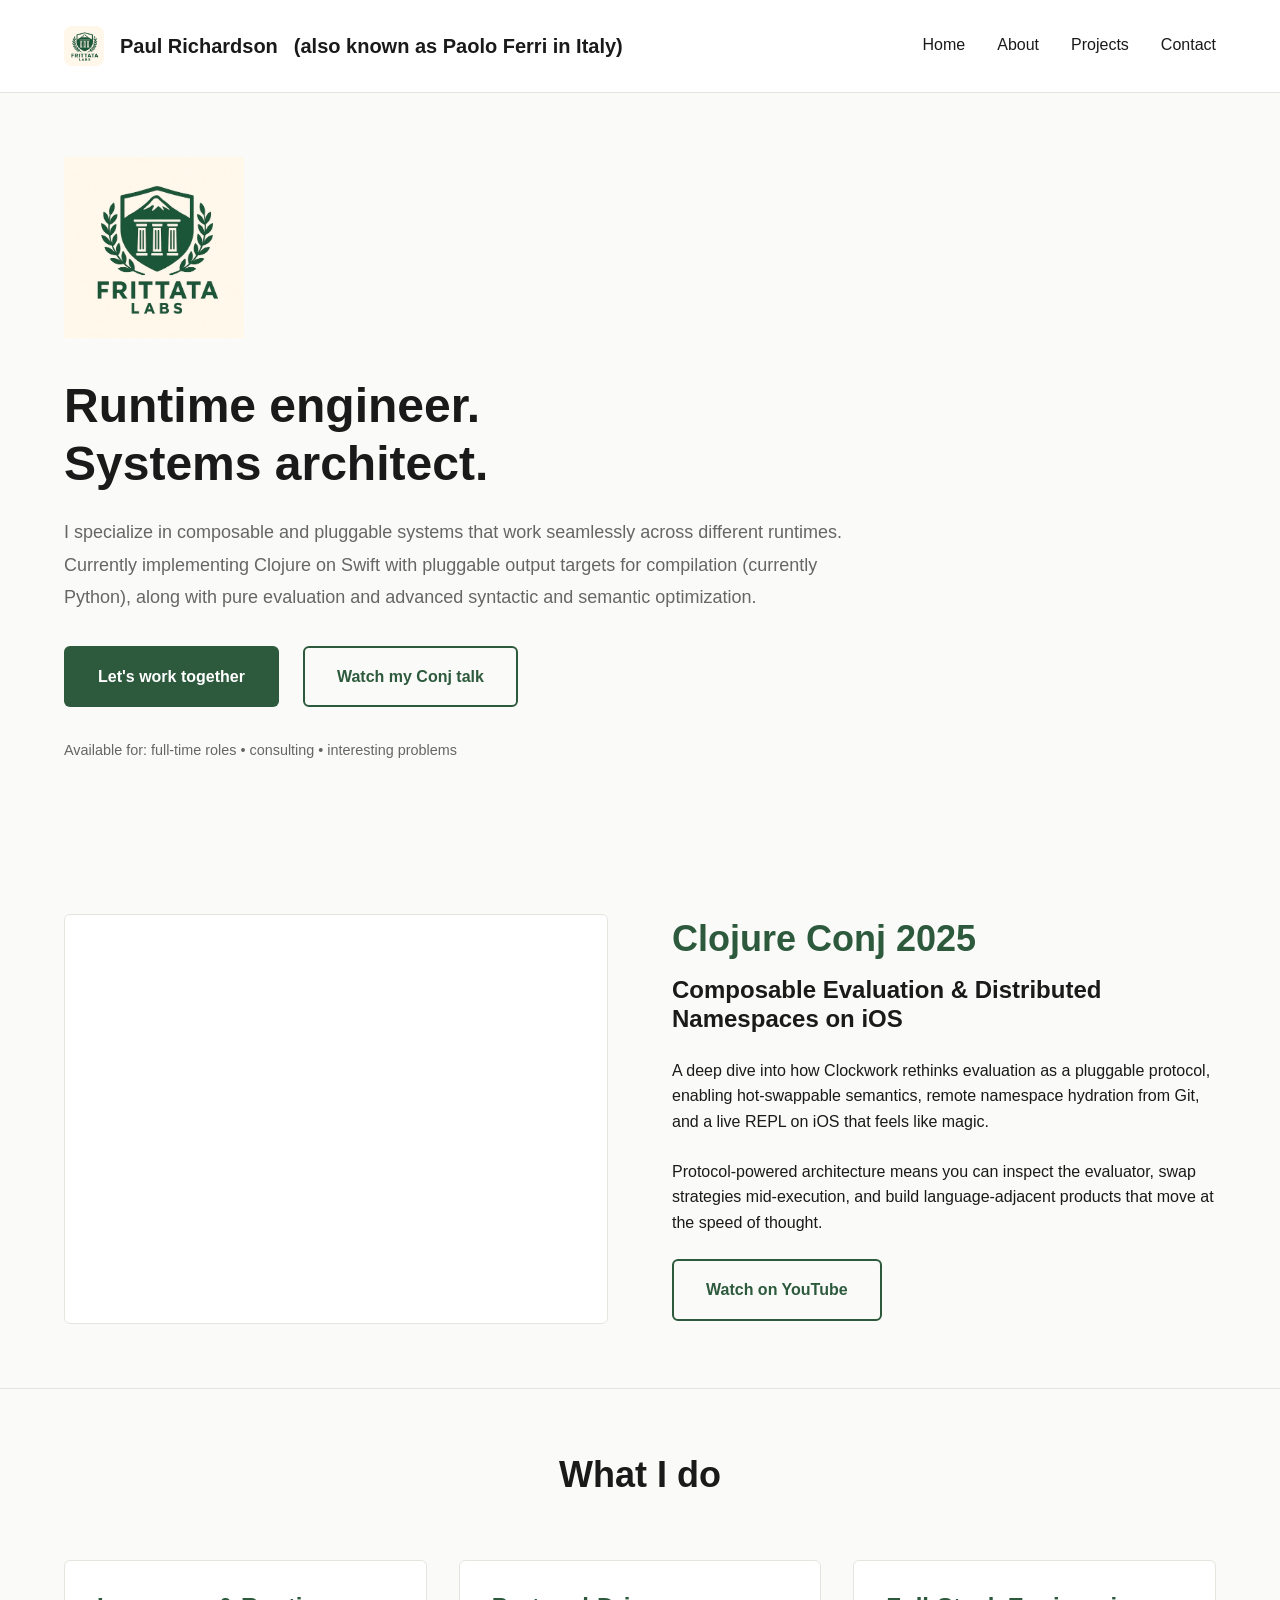
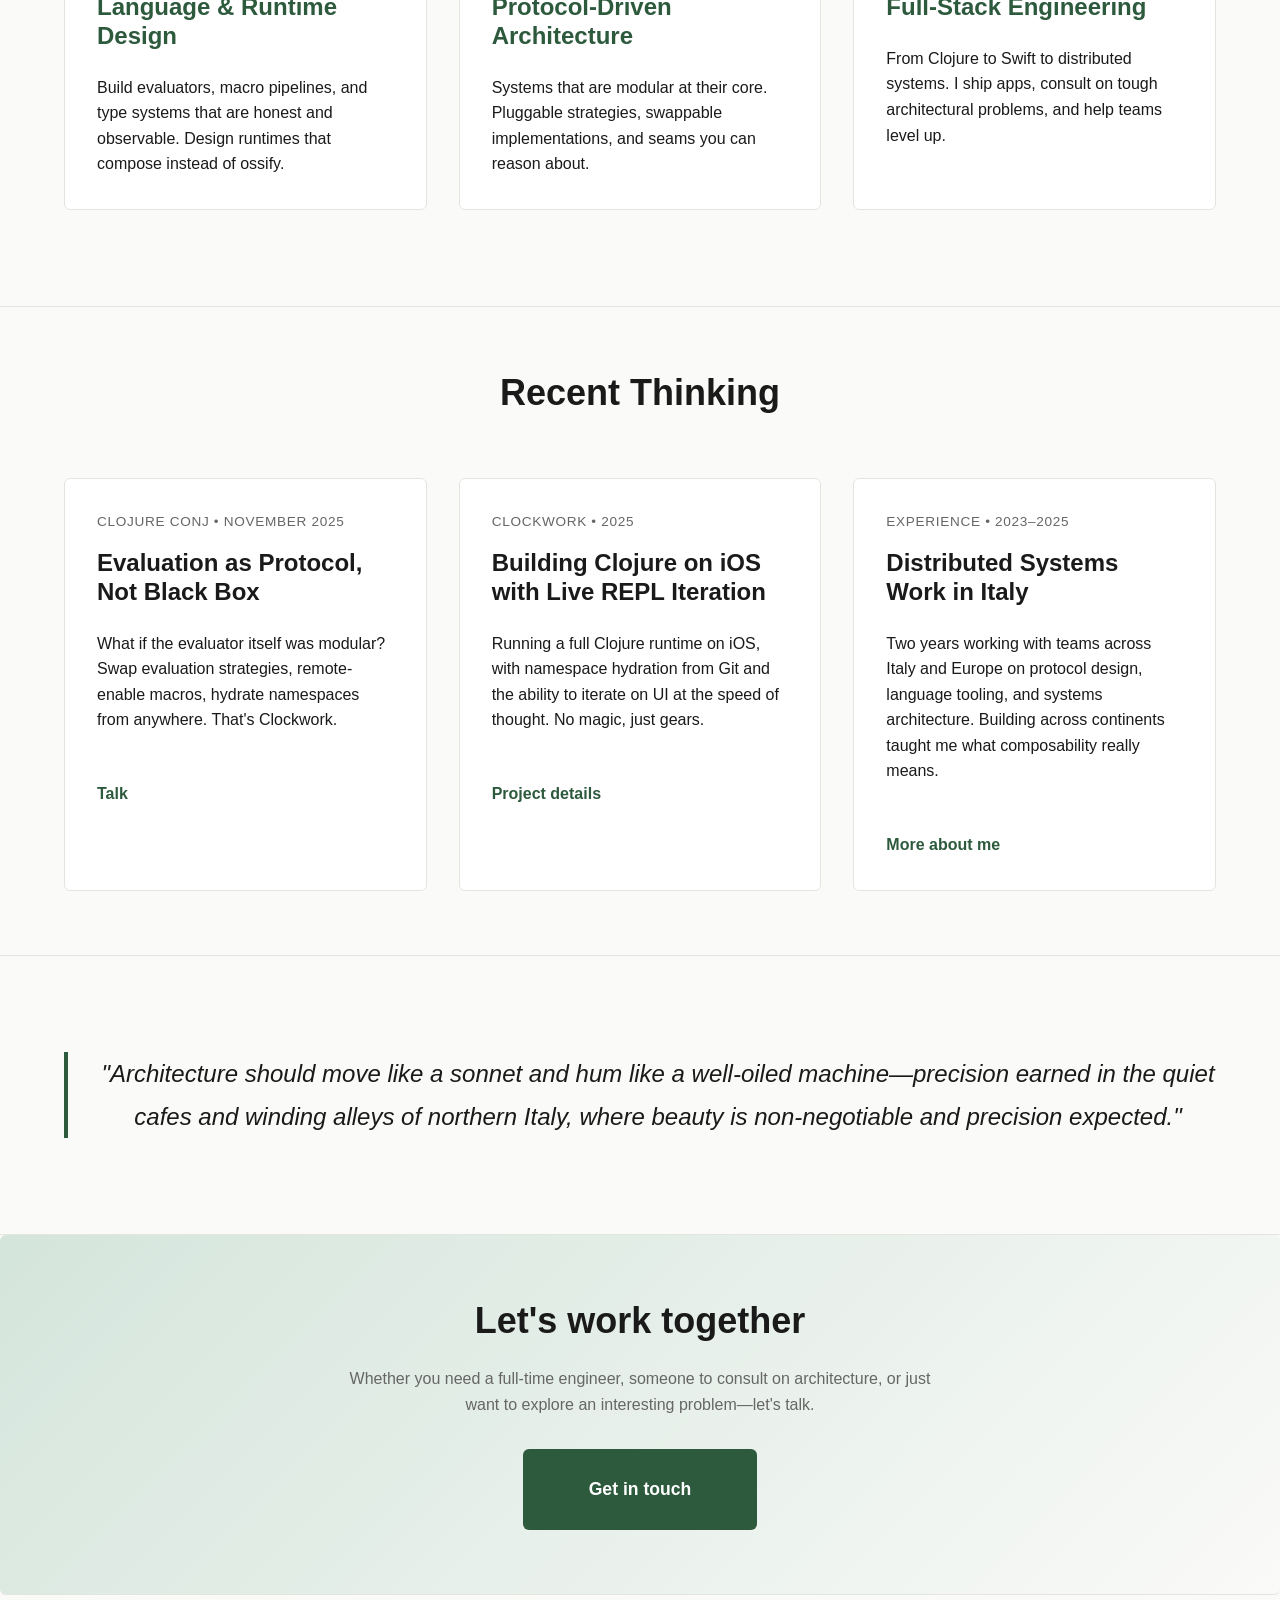
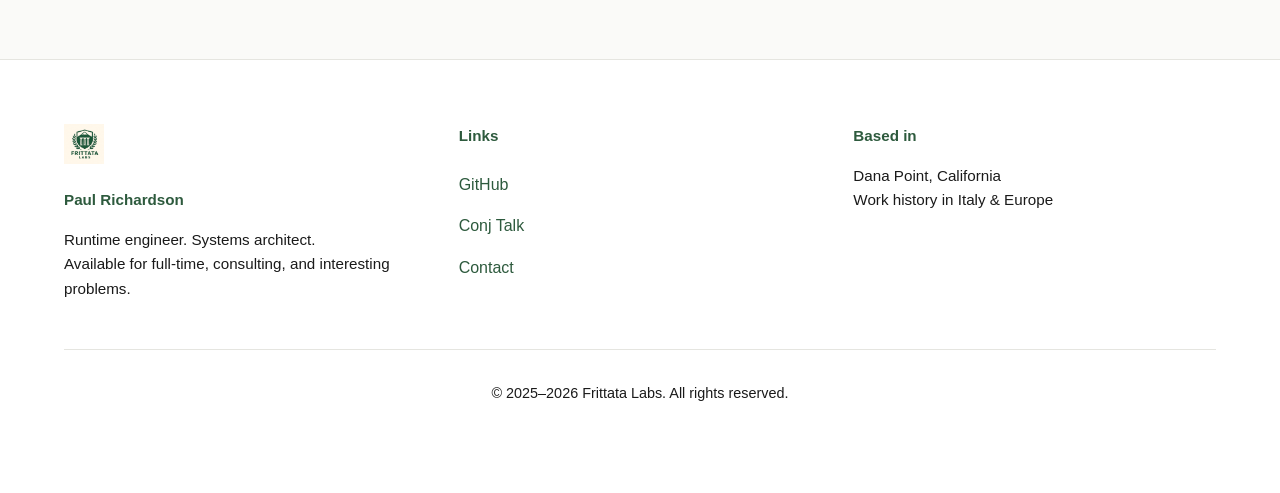
<file: index.html>
<!doctype html>
<html lang="en">
<head>
  <meta charset="utf-8">
  <meta name="viewport" content="width=device-width, initial-scale=1">
  <meta name="description" content="Runtime designer and language hacker. Building Clockwork—a protocol-powered Clojure runtime that runs on iOS with live REPL iteration. Available for full-time roles, consulting, and interesting problems.">
  <title>Paolo Ferri – Runtime Designer & Language Hacker</title>
  <link rel="stylesheet" href="/assets/css/styles.css">
  <script defer src="/assets/js/main.js"></script>
</head>
<body>
<header class="header">
  <div class="container">
    <nav class="nav">
      <a href="/" class="brand">
        <div class="logo-shield">
          <img src="/assets/images/IMG_0360.jpeg" alt="Frittata Labs" class="brand-badge-img">
        </div>
        <span class="brand-name">Paul Richardson</span>
        <span class="brand-sub">(also known as Paolo Ferri in Italy)</span>
      </a>
      <div class="nav-right">
        <button id="lang-toggle" class="lang-toggle" aria-label="Switch language">IT</button>
        <button id="nav-toggle" class="nav-toggle" aria-label="Toggle menu">Menu</button>
      </div>
      <div id="nav-menu" class="nav-menu">
        <a href="/">Home</a>
        <a href="/about.html">About</a>
        <a href="/projects.html">Projects</a>
        <a href="/contact.html">Contact</a>
      </div>
    </nav>
  </div>
</header>

<main>
  <!-- Hero -->
  <section class="hero">
    <div class="container">
      <div class="hero-content">
        <div style="margin-bottom: var(--spacing-lg);">
          <img src="/assets/images/logo.png" alt="Frittata Labs logo" style="max-width: 180px; height: auto;">
        </div>
        <h1>Runtime engineer.<br>Systems architect.</h1>
        <p class="tagline">I specialize in composable and pluggable systems that work seamlessly across different runtimes. Currently implementing Clojure on Swift with pluggable output targets for compilation (currently Python), along with pure evaluation and advanced syntactic and semantic optimization.</p>
        <div class="hero-ctas">
          <a href="/contact.html" class="btn btn-primary">Let's work together</a>
          <a href="#featured-talk" class="btn btn-secondary">Watch my Conj talk</a>
        </div>
        <p class="availability">Available for: full-time roles • consulting • interesting problems</p>
      </div>
    </div>
  </section>

  <!-- Featured Talk -->
  <section id="featured-talk" class="section featured-talk">
    <div class="container">
      <div class="featured-talk-content">
        <div class="featured-talk-video">
          <div class="video-embed">
            <iframe 
              width="100%" 
              height="400" 
              src="https://www.youtube.com/embed/vOH_OlqHpXA" 
              title="Clockwork: Composable Evaluation & Distributed Namespaces on iOS"
              frameborder="0" 
              allow="accelerometer; autoplay; clipboard-write; encrypted-media; gyroscope; picture-in-picture" 
              allowfullscreen>
            </iframe>
          </div>
        </div>
        <div class="featured-talk-text">
          <h2>Clojure Conj 2025</h2>
          <h3>Composable Evaluation & Distributed Namespaces on iOS</h3>
          <p>A deep dive into how Clockwork rethinks evaluation as a pluggable protocol, enabling hot-swappable semantics, remote namespace hydration from Git, and a live REPL on iOS that feels like magic.</p>
          <p>Protocol-powered architecture means you can inspect the evaluator, swap strategies mid-execution, and build language-adjacent products that move at the speed of thought.</p>
          <a href="https://www.youtube.com/watch?v=vOH_OlqHpXA" class="btn btn-secondary" target="_blank" rel="noopener">Watch on YouTube</a>
        </div>
      </div>
    </div>
  </section>

  <!-- What I do -->
  <section class="section what-i-do">
    <div class="container">
      <h2>What I do</h2>
      <div class="grid grid-3">
        <div class="card">
          <h3>Language & Runtime Design</h3>
          <p>Build evaluators, macro pipelines, and type systems that are honest and observable. Design runtimes that compose instead of ossify.</p>
        </div>
        <div class="card">
          <h3>Protocol-Driven Architecture</h3>
          <p>Systems that are modular at their core. Pluggable strategies, swappable implementations, and seams you can reason about.</p>
        </div>
        <div class="card">
          <h3>Full-Stack Engineering</h3>
          <p>From Clojure to Swift to distributed systems. I ship apps, consult on tough architectural problems, and help teams level up.</p>
        </div>
      </div>
    </div>
  </section>

  <!-- Recent thinking -->
  <section class="section recent-thinking">
    <div class="container">
      <h2>Recent Thinking</h2>
      <div class="thinking-content">
        <article class="thinking-card">
          <div class="thinking-meta">Clojure Conj • November 2025</div>
          <h3>Evaluation as Protocol, Not Black Box</h3>
          <p>What if the evaluator itself was modular? Swap evaluation strategies, remote-enable macros, hydrate namespaces from anywhere. That's Clockwork.</p>
          <a href="https://www.youtube.com/watch?v=vOH_OlqHpXA" target="_blank" rel="noopener">Talk</a>
        </article>
        <article class="thinking-card">
          <div class="thinking-meta">Clockwork • 2025</div>
          <h3>Building Clojure on iOS with Live REPL Iteration</h3>
          <p>Running a full Clojure runtime on iOS, with namespace hydration from Git and the ability to iterate on UI at the speed of thought. No magic, just gears.</p>
          <a href="/projects.html">Project details</a>
        </article>
        <article class="thinking-card">
          <div class="thinking-meta">Experience • 2023–2025</div>
          <h3>Distributed Systems Work in Italy</h3>
          <p>Two years working with teams across Italy and Europe on protocol design, language tooling, and systems architecture. Building across continents taught me what composability really means.</p>
          <a href="/about.html">More about me</a>
        </article>
      </div>
    </div>
  </section>

  <!-- Philosophy -->
  <section class="section philosophy">
    <div class="container">
      <blockquote>
        <p>"Architecture should move like a sonnet and hum like a well-oiled machine—precision earned in the quiet cafes and winding alleys of northern Italy, where beauty is non-negotiable and precision expected."</p>
      </blockquote>
    </div>
  </section>

  <!-- CTA -->
  <section class="section cta-final">
    <div class="container">
      <h2>Let's work together</h2>
      <p>Whether you need a full-time engineer, someone to consult on architecture, or just want to explore an interesting problem—let's talk.</p>
      <a href="/contact.html" class="btn btn-primary btn-large">Get in touch</a>
    </div>
  </section>
</main>

<footer class="footer">
  <div class="container">
    <div class="footer-content">
      <div>
        <div class="logo-shield" style="margin-bottom: var(--spacing-md);">
          <img src="/assets/images/logo.png" alt="Frittata Labs">
        </div>
        <p><strong>Paul Richardson</strong></p>
        <p>Runtime engineer. Systems architect.<br>Available for full-time, consulting, and interesting problems.</p>
      </div>
      <div>
        <p><strong>Links</strong></p>
        <ul>
          <li><a href="https://github.com/frittatalabs" target="_blank" rel="noopener">GitHub</a></li>
          <li><a href="https://www.youtube.com/watch?v=vOH_OlqHpXA" target="_blank" rel="noopener">Conj Talk</a></li>
          <li><a href="/contact.html">Contact</a></li>
        </ul>
      </div>
      <div>
        <p><strong>Based in</strong></p>
        <p>Dana Point, California<br>Work history in Italy & Europe</p>
      </div>
    </div>
    <div class="footer-bottom">
      <p>&copy; 2025–2026 Frittata Labs. All rights reserved.</p>
    </div>
  </div>
</footer>
</body>
</html>
</file>
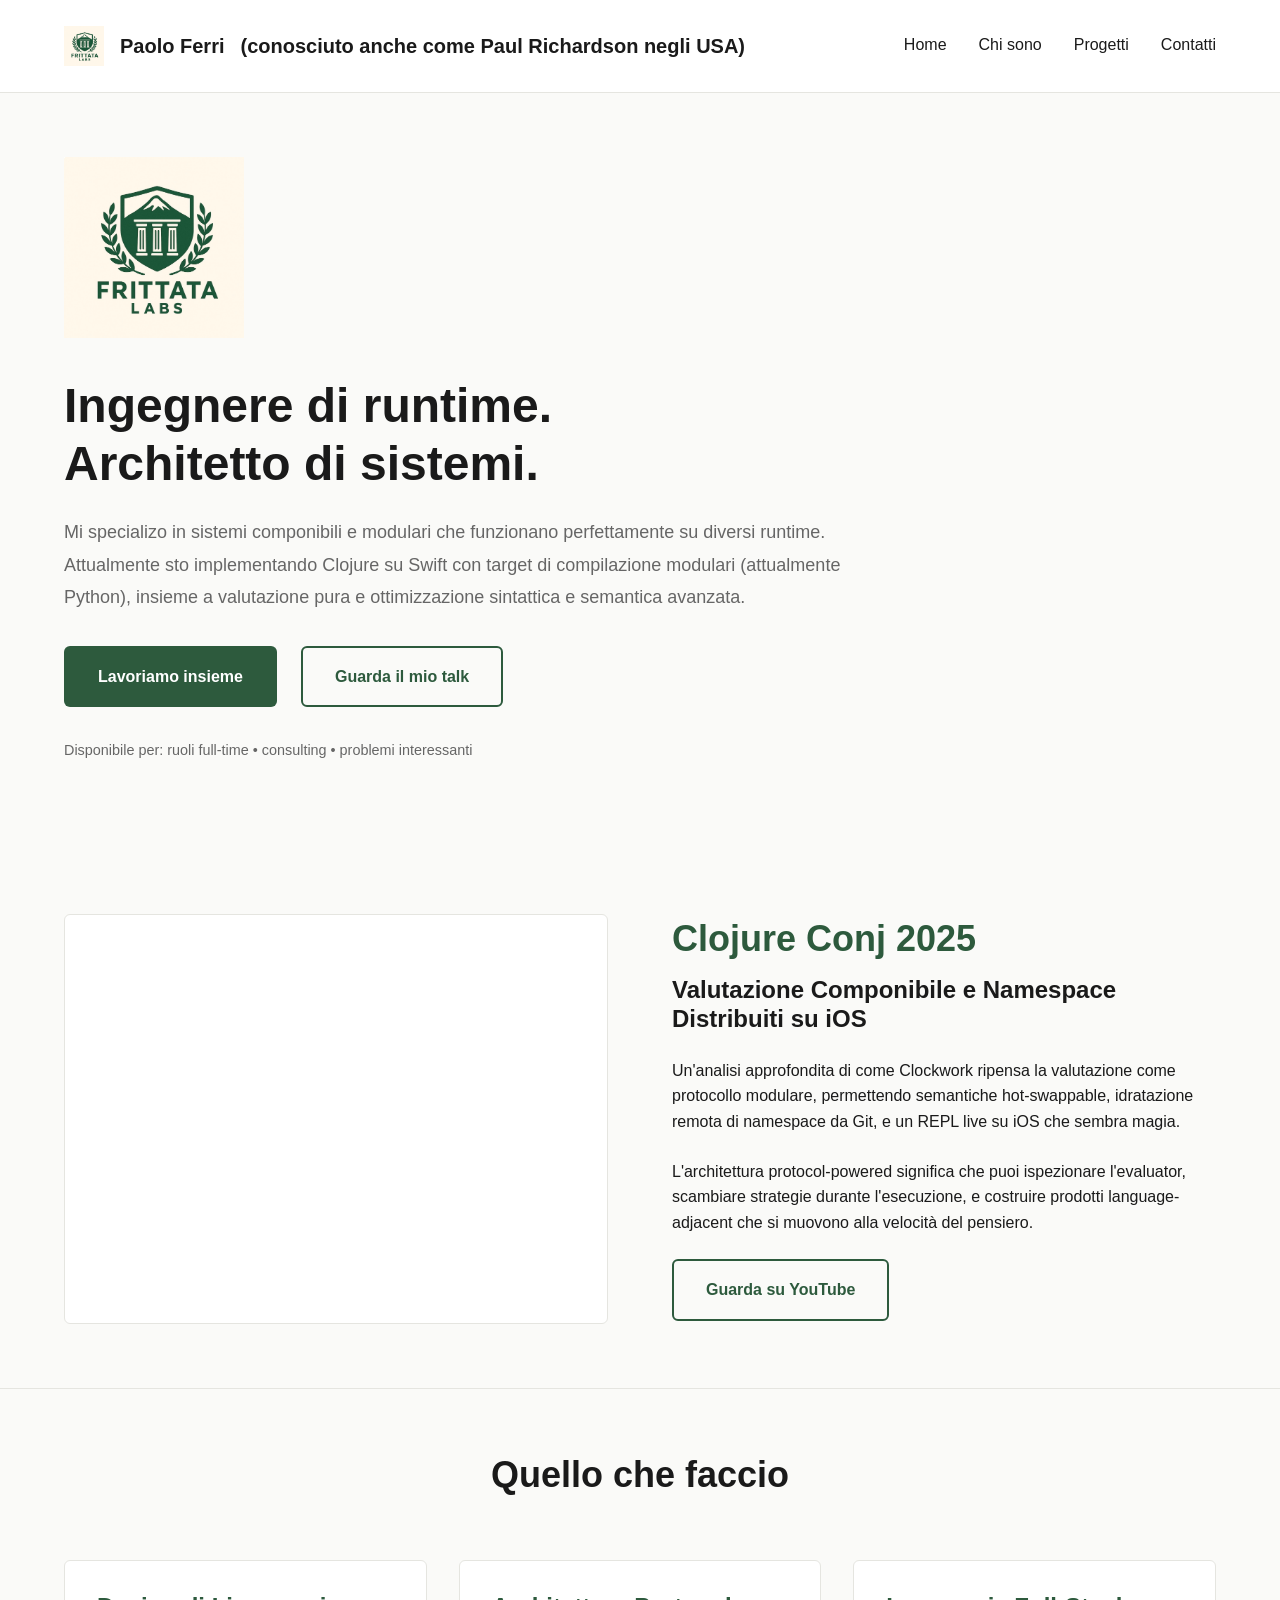
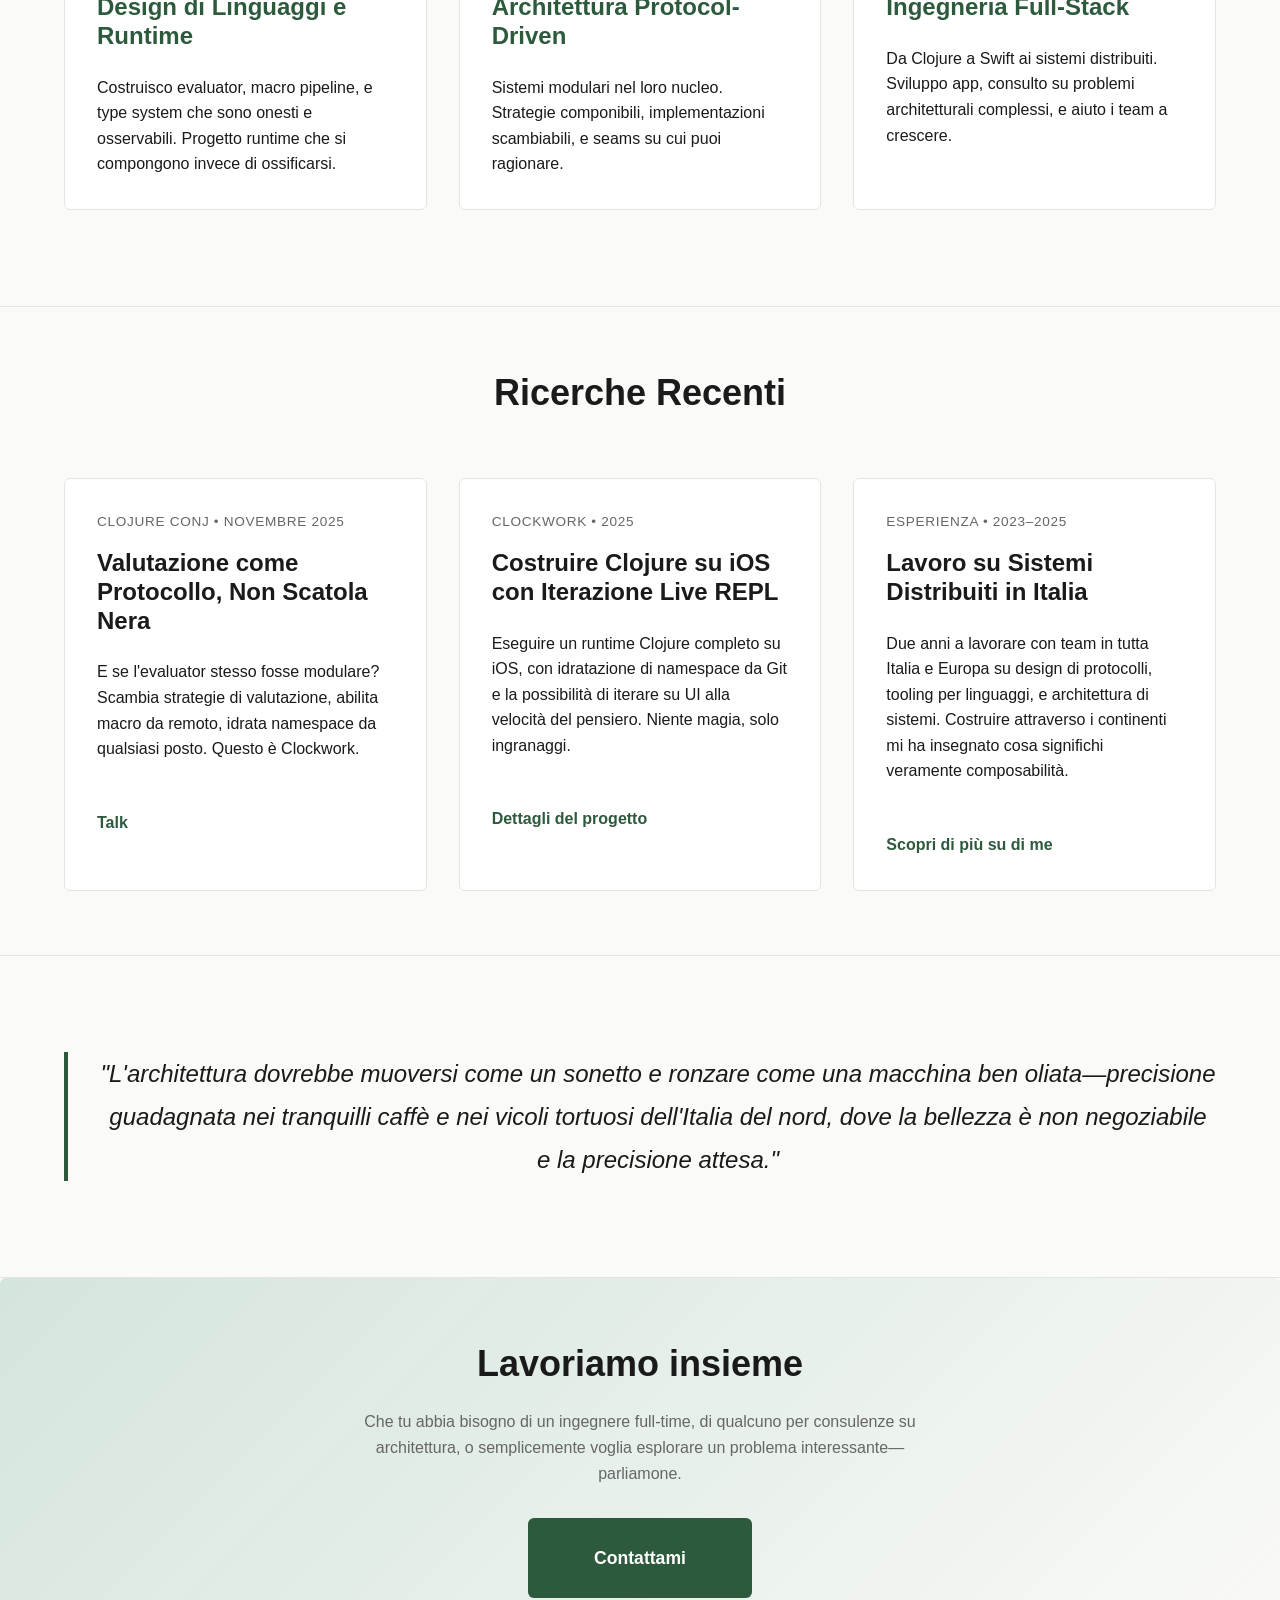
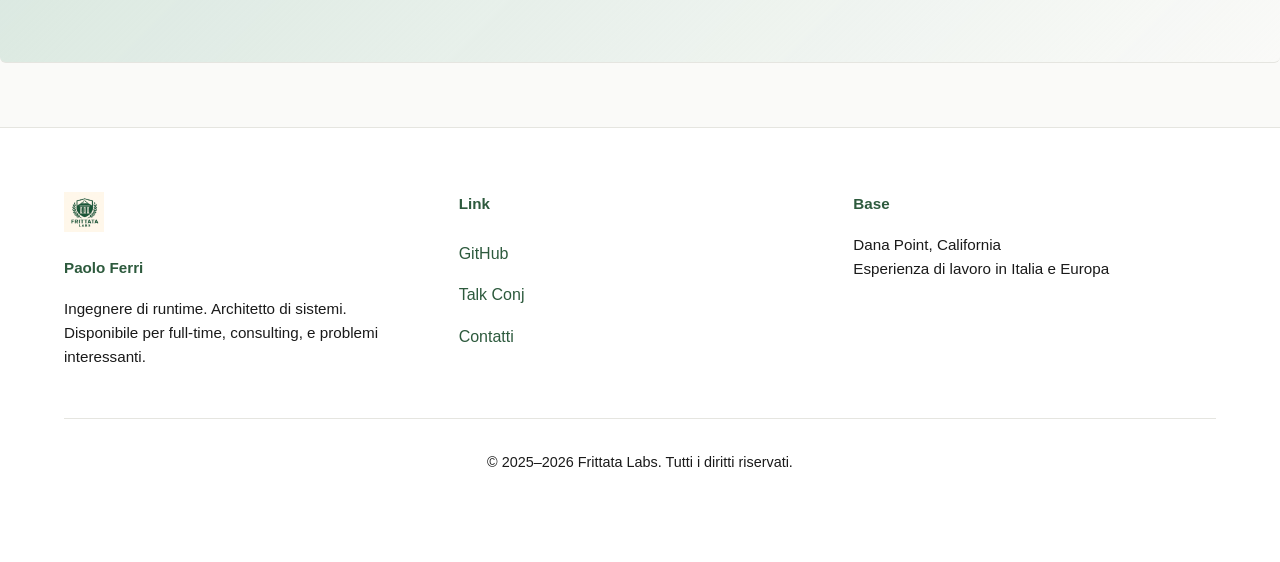
<file: it/index.html>
<!doctype html>
<html lang="it">
<head>
  <meta charset="utf-8">
  <meta name="viewport" content="width=device-width, initial-scale=1">
  <meta name="description" content="Designer di runtime e language hacker. Sto costruendo Clockwork—un runtime Clojure protocol-powered che gira su iOS con iterazione live REPL. Disponibile per ruoli full-time, consulting e problemi interessanti.">
  <title>Paolo Ferri – Designer di Runtime e Language Hacker</title>
  <link rel="stylesheet" href="/assets/css/styles.css">
  <script defer src="/assets/js/main.js"></script>
</head>
<body>
<header class="header">
  <div class="container">
    <nav class="nav">
      <a href="/it/" class="brand">
        <div class="logo-shield">
          <img src="/assets/images/logo.png" alt="Frittata Labs">
        </div>
        <span class="brand-name">Paolo Ferri</span>
        <span class="brand-sub">(conosciuto anche come Paul Richardson negli USA)</span>
      </a>
      <div class="nav-right">
        <button id="lang-toggle" class="lang-toggle" aria-label="Cambia lingua">EN</button>
        <button id="nav-toggle" class="nav-toggle" aria-label="Apri menu">Menu</button>
      </div>
      <div id="nav-menu" class="nav-menu">
        <a href="/it/">Home</a>
        <a href="/it/about.html">Chi sono</a>
        <a href="/it/projects.html">Progetti</a>
        <a href="/it/contact.html">Contatti</a>
      </div>
    </nav>
  </div>
</header>

<main>
  <!-- Hero -->
  <section class="hero">
    <div class="container">
      <div class="hero-content">
        <div style="margin-bottom: var(--spacing-lg);">
          <img src="/assets/images/logo.png" alt="Frittata Labs logo" style="max-width: 180px; height: auto;">
        </div>
        <h1>Ingegnere di runtime.<br>Architetto di sistemi.</h1>
        <p class="tagline">Mi specializo in sistemi componibili e modulari che funzionano perfettamente su diversi runtime. Attualmente sto implementando Clojure su Swift con target di compilazione modulari (attualmente Python), insieme a valutazione pura e ottimizzazione sintattica e semantica avanzata.</p>
        <div class="hero-ctas">
          <a href="/it/contact.html" class="btn btn-primary">Lavoriamo insieme</a>
          <a href="#featured-talk" class="btn btn-secondary">Guarda il mio talk</a>
        </div>
        <p class="availability">Disponibile per: ruoli full-time • consulting • problemi interessanti</p>
      </div>
    </div>
  </section>

  <!-- Featured Talk -->
  <section id="featured-talk" class="section featured-talk">
    <div class="container">
      <div class="featured-talk-content">
        <div class="featured-talk-video">
          <div class="video-embed">
            <iframe 
              width="100%" 
              height="400" 
              src="https://www.youtube.com/embed/vOH_OlqHpXA" 
              title="Clockwork: Composable Evaluation & Distributed Namespaces on iOS"
              frameborder="0" 
              allow="accelerometer; autoplay; clipboard-write; encrypted-media; gyroscope; picture-in-picture" 
              allowfullscreen>
            </iframe>
          </div>
        </div>
        <div class="featured-talk-text">
          <h2>Clojure Conj 2025</h2>
          <h3>Valutazione Componibile e Namespace Distribuiti su iOS</h3>
          <p>Un'analisi approfondita di come Clockwork ripensa la valutazione come protocollo modulare, permettendo semantiche hot-swappable, idratazione remota di namespace da Git, e un REPL live su iOS che sembra magia.</p>
          <p>L'architettura protocol-powered significa che puoi ispezionare l'evaluator, scambiare strategie durante l'esecuzione, e costruire prodotti language-adjacent che si muovono alla velocità del pensiero.</p>
          <a href="https://www.youtube.com/watch?v=vOH_OlqHpXA" class="btn btn-secondary" target="_blank" rel="noopener">Guarda su YouTube</a>
        </div>
      </div>
    </div>
  </section>

  <!-- What I do -->
  <section class="section what-i-do">
    <div class="container">
      <h2>Quello che faccio</h2>
      <div class="grid grid-3">
        <div class="card">
          <h3>Design di Linguaggi e Runtime</h3>
          <p>Costruisco evaluator, macro pipeline, e type system che sono onesti e osservabili. Progetto runtime che si compongono invece di ossificarsi.</p>
        </div>
        <div class="card">
          <h3>Architettura Protocol-Driven</h3>
          <p>Sistemi modulari nel loro nucleo. Strategie componibili, implementazioni scambiabili, e seams su cui puoi ragionare.</p>
        </div>
        <div class="card">
          <h3>Ingegneria Full-Stack</h3>
          <p>Da Clojure a Swift ai sistemi distribuiti. Sviluppo app, consulto su problemi architetturali complessi, e aiuto i team a crescere.</p>
        </div>
      </div>
    </div>
  </section>

  <!-- Recent thinking -->
  <section class="section recent-thinking">
    <div class="container">
      <h2>Ricerche Recenti</h2>
      <div class="thinking-content">
        <article class="thinking-card">
          <div class="thinking-meta">Clojure Conj • Novembre 2025</div>
          <h3>Valutazione come Protocollo, Non Scatola Nera</h3>
          <p>E se l'evaluator stesso fosse modulare? Scambia strategie di valutazione, abilita macro da remoto, idrata namespace da qualsiasi posto. Questo è Clockwork.</p>
          <a href="https://www.youtube.com/watch?v=vOH_OlqHpXA" target="_blank" rel="noopener">Talk</a>
        </article>
        <article class="thinking-card">
          <div class="thinking-meta">Clockwork • 2025</div>
          <h3>Costruire Clojure su iOS con Iterazione Live REPL</h3>
          <p>Eseguire un runtime Clojure completo su iOS, con idratazione di namespace da Git e la possibilità di iterare su UI alla velocità del pensiero. Niente magia, solo ingranaggi.</p>
          <a href="/it/projects.html">Dettagli del progetto</a>
        </article>
        <article class="thinking-card">
          <div class="thinking-meta">Esperienza • 2023–2025</div>
          <h3>Lavoro su Sistemi Distribuiti in Italia</h3>
          <p>Due anni a lavorare con team in tutta Italia e Europa su design di protocolli, tooling per linguaggi, e architettura di sistemi. Costruire attraverso i continenti mi ha insegnato cosa significhi veramente composabilità.</p>
          <a href="/it/about.html">Scopri di più su di me</a>
        </article>
      </div>
    </div>
  </section>

  <!-- Philosophy -->
  <section class="section philosophy">
    <div class="container">
      <blockquote>
        <p>"L'architettura dovrebbe muoversi come un sonetto e ronzare come una macchina ben oliata—precisione guadagnata nei tranquilli caffè e nei vicoli tortuosi dell'Italia del nord, dove la bellezza è non negoziabile e la precisione attesa."</p>
      </blockquote>
    </div>
  </section>

  <!-- CTA -->
  <section class="section cta-final">
    <div class="container">
      <h2>Lavoriamo insieme</h2>
      <p>Che tu abbia bisogno di un ingegnere full-time, di qualcuno per consulenze su architettura, o semplicemente voglia esplorare un problema interessante—parliamone.</p>
      <a href="/it/contact.html" class="btn btn-primary btn-large">Contattami</a>
    </div>
  </section>
</main>

<footer class="footer">
  <div class="container">
    <div class="footer-content">
      <div>
        <div class="logo-shield" style="margin-bottom: var(--spacing-md);">
          <img src="/assets/images/logo.png" alt="Frittata Labs">
        </div>
        <p><strong>Paolo Ferri</strong></p>
        <p>Ingegnere di runtime. Architetto di sistemi.<br>Disponibile per full-time, consulting, e problemi interessanti.</p>
      </div>
      <div>
        <p><strong>Link</strong></p>
        <ul>
          <li><a href="https://github.com/frittatalabs" target="_blank" rel="noopener">GitHub</a></li>
          <li><a href="https://www.youtube.com/watch?v=vOH_OlqHpXA" target="_blank" rel="noopener">Talk Conj</a></li>
          <li><a href="/it/contact.html">Contatti</a></li>
        </ul>
      </div>
      <div>
        <p><strong>Base</strong></p>
        <p>Dana Point, California<br>Esperienza di lavoro in Italia e Europa</p>
      </div>
    </div>
    <div class="footer-bottom">
      <p>&copy; 2025–2026 Frittata Labs. Tutti i diritti riservati.</p>
    </div>
  </div>
</footer>
</body>
</html>
</file>
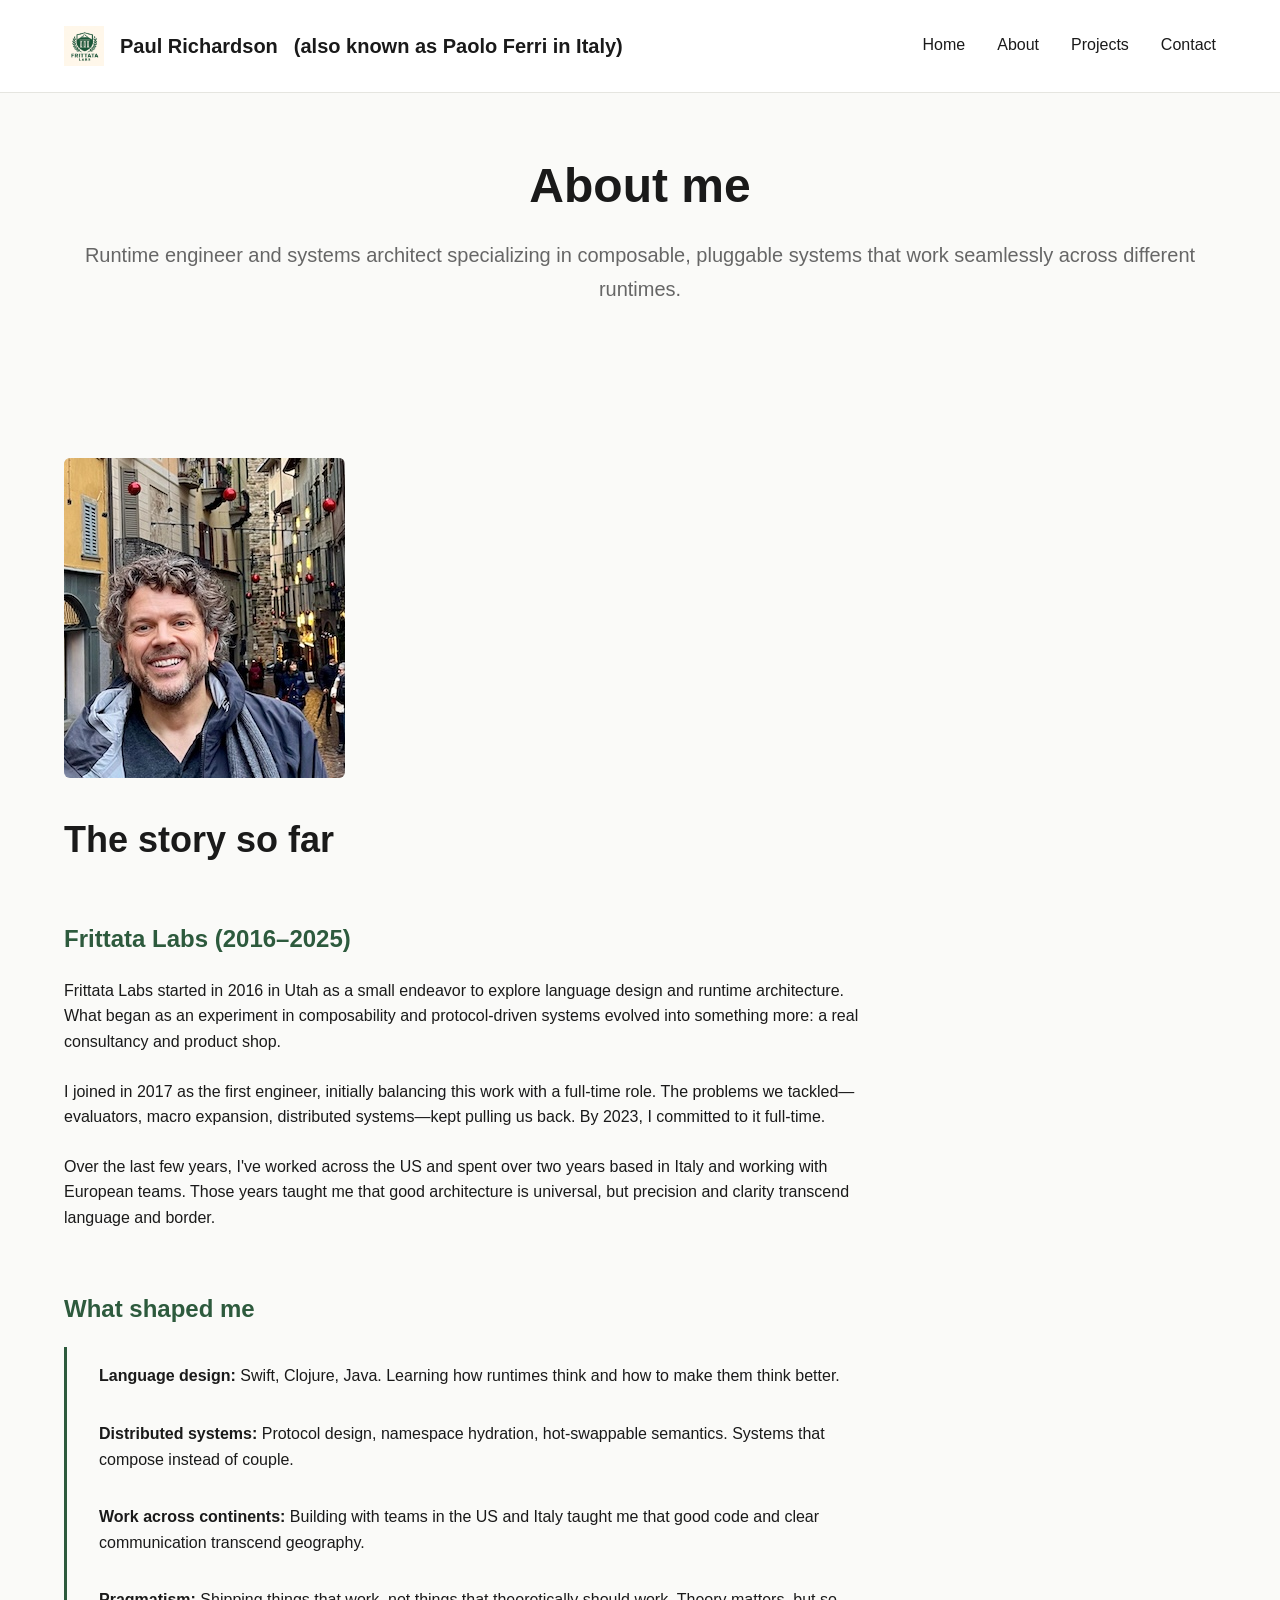
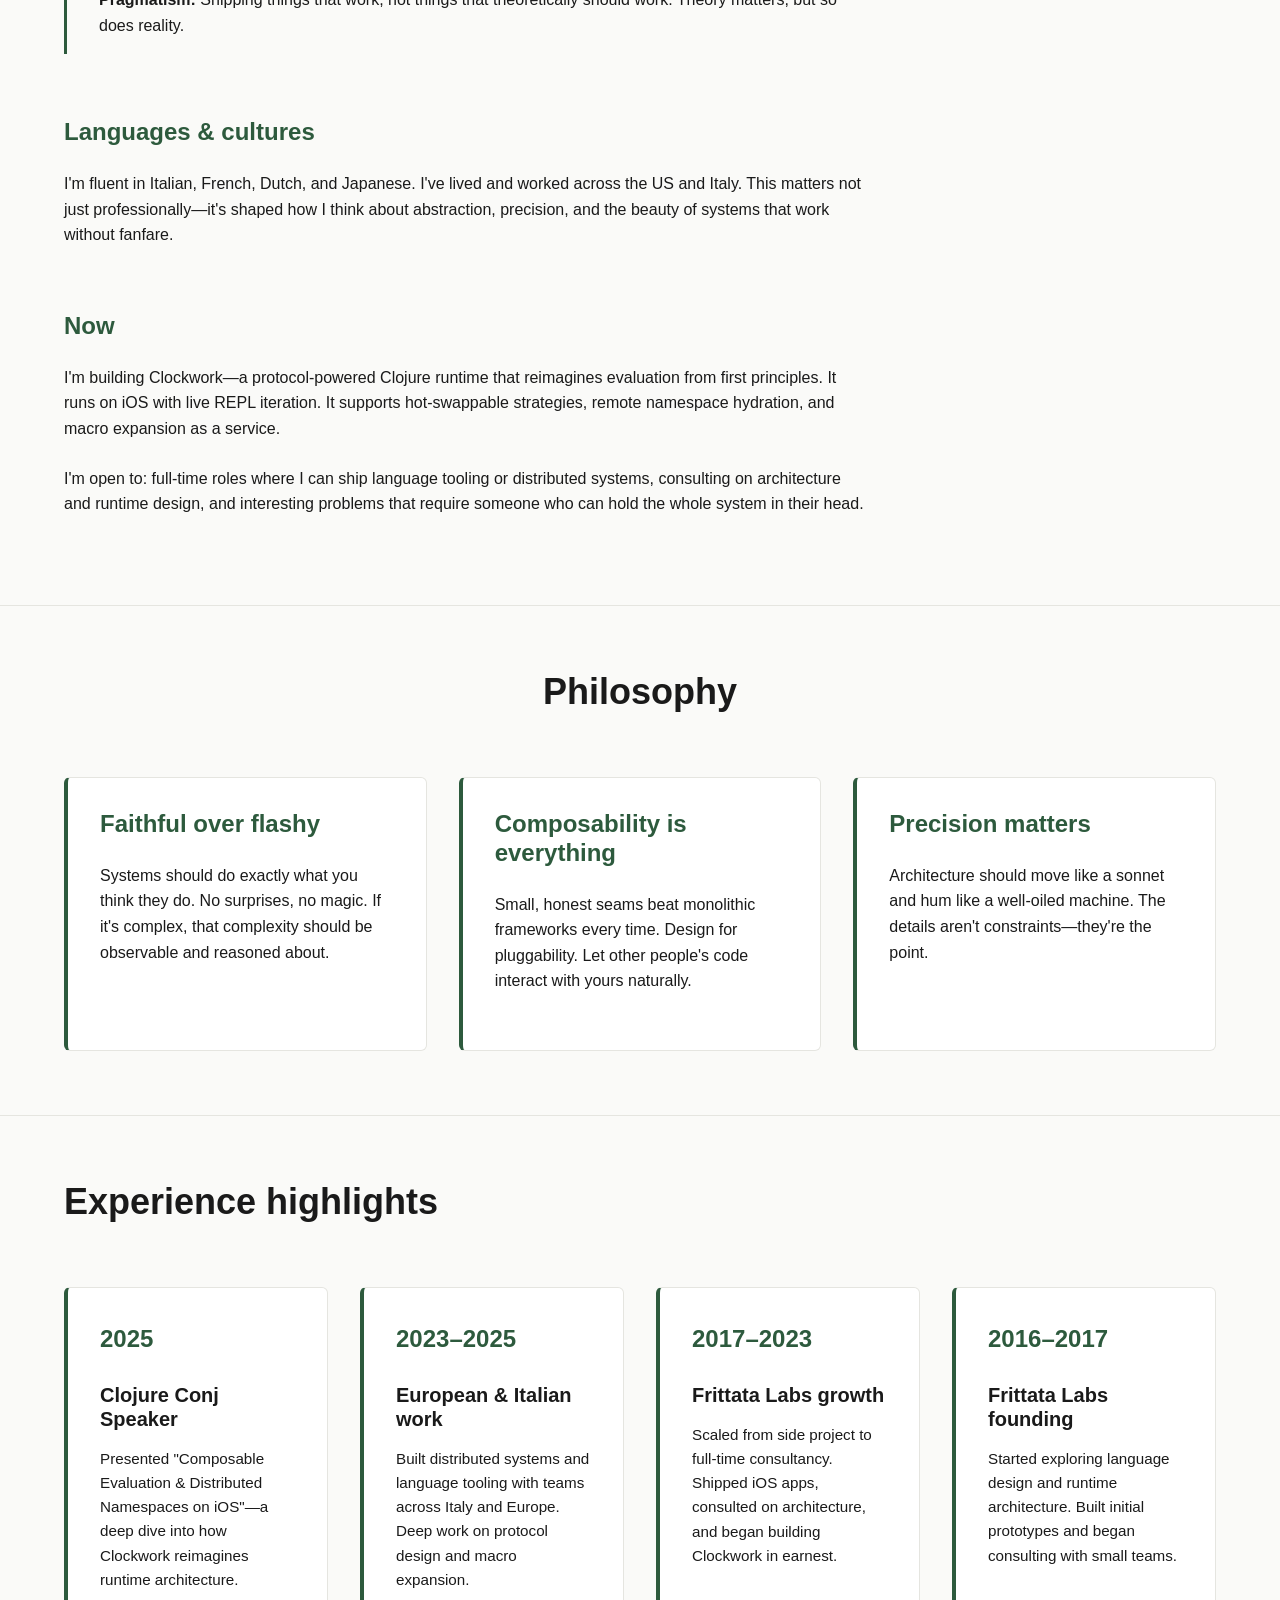
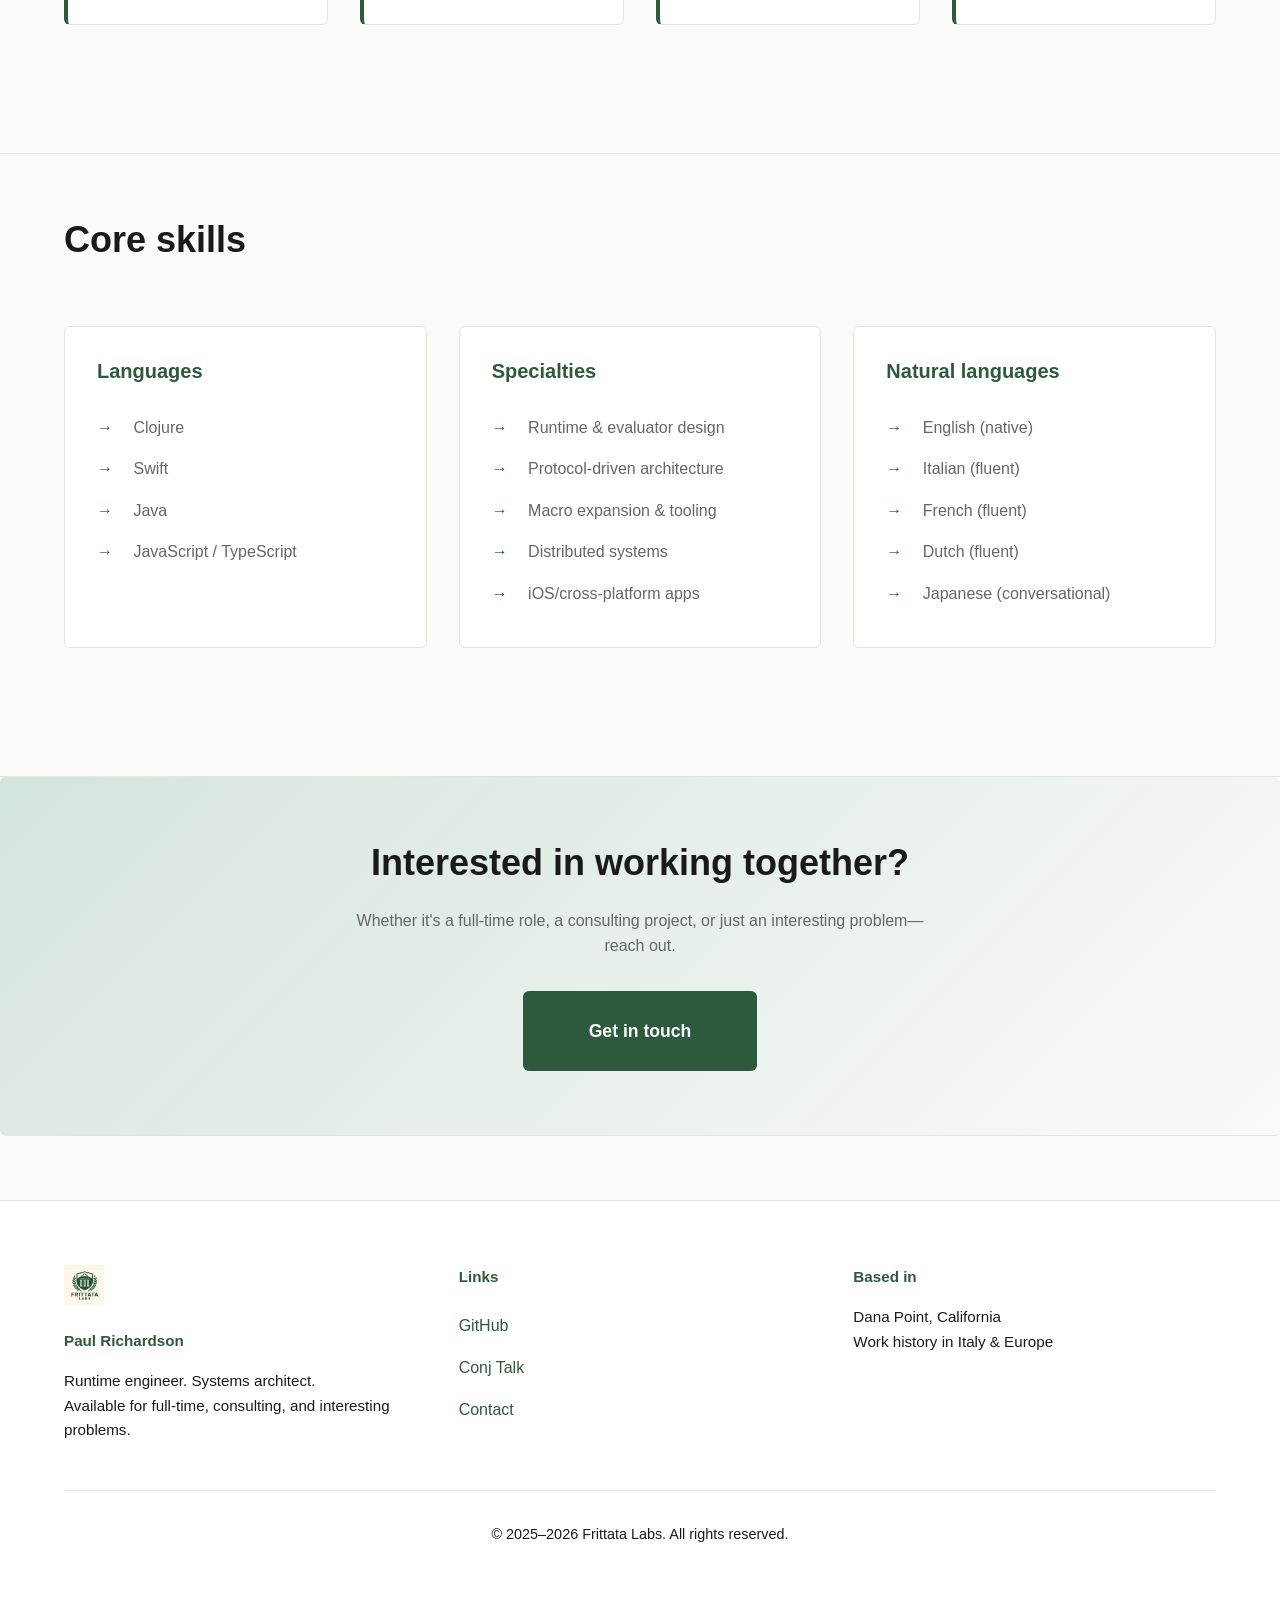
<file: about.html>
<!doctype html>
<html lang="en">
<head>
  <meta charset="utf-8">
  <meta name="viewport" content="width=device-width, initial-scale=1">
  <meta name="description" content="Paolo Ferri's background in runtime design, language hacking, and distributed systems. From Utah in 2016 to building runtimes across the US and Italy.">
  <title>About – Paolo Ferri</title>
  <link rel="stylesheet" href="/assets/css/styles.css">
  <script defer src="/assets/js/main.js"></script>
</head>
<body>
<header class="header">
  <div class="container">
    <nav class="nav">
      <a href="/" class="brand">
        <div class="logo-shield">
          <img src="/assets/images/logo.png" alt="Frittata Labs">
        </div>
        <span class="brand-name">Paul Richardson</span>
        <span class="brand-sub">(also known as Paolo Ferri in Italy)</span>
      </a>
      <div class="nav-right">
        <button id="lang-toggle" class="lang-toggle" aria-label="Switch language">IT</button>
        <button id="nav-toggle" class="nav-toggle" aria-label="Toggle menu">Menu</button>
      </div>
      <div id="nav-menu" class="nav-menu">
        <a href="/">Home</a>
        <a href="/about.html">About</a>
        <a href="/projects.html">Projects</a>
        <a href="/contact.html">Contact</a>
      </div>
    </nav>
  </div>
</header>

<main>
  <!-- Page header -->
  <section class="page-header">
    <div class="container">
      <h1>About me</h1>
      <p class="lead">Runtime engineer and systems architect specializing in composable, pluggable systems that work seamlessly across different runtimes.</p>
    </div>
  </section>

  <!-- Story -->
  <section class="section">
    <div class="container">
      <div class="about-photo">
        <img src="/assets/images/paolo.jpg" alt="Paolo" style="max-width: 480px; height: auto; border-radius: 6px; margin-bottom: var(--spacing-lg);">
      </div>
      <div class="content-wide">
        <h2>The story so far</h2>
        
        <h3>Frittata Labs (2016–2025)</h3>
        <p>Frittata Labs started in 2016 in Utah as a small endeavor to explore language design and runtime architecture. What began as an experiment in composability and protocol-driven systems evolved into something more: a real consultancy and product shop.</p>
        <p>I joined in 2017 as the first engineer, initially balancing this work with a full-time role. The problems we tackled—evaluators, macro expansion, distributed systems—kept pulling us back. By 2023, I committed to it full-time.</p>
        <p>Over the last few years, I've worked across the US and spent over two years based in Italy and working with European teams. Those years taught me that good architecture is universal, but precision and clarity transcend language and border.</p>

        <h3>What shaped me</h3>
        <ul>
          <li><strong>Language design:</strong> Swift, Clojure, Java. Learning how runtimes think and how to make them think better.</li>
          <li><strong>Distributed systems:</strong> Protocol design, namespace hydration, hot-swappable semantics. Systems that compose instead of couple.</li>
          <li><strong>Work across continents:</strong> Building with teams in the US and Italy taught me that good code and clear communication transcend geography.</li>
          <li><strong>Pragmatism:</strong> Shipping things that work, not things that theoretically should work. Theory matters, but so does reality.</li>
        </ul>

        <h3>Languages & cultures</h3>
        <p>I'm fluent in Italian, French, Dutch, and Japanese. I've lived and worked across the US and Italy. This matters not just professionally—it's shaped how I think about abstraction, precision, and the beauty of systems that work without fanfare.</p>

        <h3>Now</h3>
        <p>I'm building Clockwork—a protocol-powered Clojure runtime that reimagines evaluation from first principles. It runs on iOS with live REPL iteration. It supports hot-swappable strategies, remote namespace hydration, and macro expansion as a service.</p>
        <p>I'm open to: full-time roles where I can ship language tooling or distributed systems, consulting on architecture and runtime design, and interesting problems that require someone who can hold the whole system in their head.</p>
      </div>
    </div>
  </section>

  <!-- Philosophy -->
  <section class="section philosophy-section">
    <div class="container">
      <h2>Philosophy</h2>
      <div class="philosophy-grid">
        <div class="philosophy-card">
          <h3>Faithful over flashy</h3>
          <p>Systems should do exactly what you think they do. No surprises, no magic. If it's complex, that complexity should be observable and reasoned about.</p>
        </div>
        <div class="philosophy-card">
          <h3>Composability is everything</h3>
          <p>Small, honest seams beat monolithic frameworks every time. Design for pluggability. Let other people's code interact with yours naturally.</p>
        </div>
        <div class="philosophy-card">
          <h3>Precision matters</h3>
          <p>Architecture should move like a sonnet and hum like a well-oiled machine. The details aren't constraints—they're the point.</p>
        </div>
      </div>
    </div>
  </section>

  <!-- Experience highlights -->
  <section class="section">
    <div class="container">
      <h2>Experience highlights</h2>
      <div class="highlights-grid">
        <div class="highlight-card">
          <div class="highlight-year">2025</div>
          <div class="highlight-text">
            <h4>Clojure Conj Speaker</h4>
            <p>Presented "Composable Evaluation & Distributed Namespaces on iOS"—a deep dive into how Clockwork reimagines runtime architecture.</p>
          </div>
        </div>
        <div class="highlight-card">
          <div class="highlight-year">2023–2025</div>
          <div class="highlight-text">
            <h4>European & Italian work</h4>
            <p>Built distributed systems and language tooling with teams across Italy and Europe. Deep work on protocol design and macro expansion.</p>
          </div>
        </div>
        <div class="highlight-card">
          <div class="highlight-year">2017–2023</div>
          <div class="highlight-text">
            <h4>Frittata Labs growth</h4>
            <p>Scaled from side project to full-time consultancy. Shipped iOS apps, consulted on architecture, and began building Clockwork in earnest.</p>
          </div>
        </div>
        <div class="highlight-card">
          <div class="highlight-year">2016–2017</div>
          <div class="highlight-text">
            <h4>Frittata Labs founding</h4>
            <p>Started exploring language design and runtime architecture. Built initial prototypes and began consulting with small teams.</p>
          </div>
        </div>
      </div>
    </div>
  </section>

  <!-- Skills -->
  <section class="section">
    <div class="container">
      <h2>Core skills</h2>
      <div class="skills-grid">
        <div class="skill-group">
          <h4>Languages</h4>
          <ul>
            <li>Clojure</li>
            <li>Swift</li>
            <li>Java</li>
            <li>JavaScript / TypeScript</li>
          </ul>
        </div>
        <div class="skill-group">
          <h4>Specialties</h4>
          <ul>
            <li>Runtime & evaluator design</li>
            <li>Protocol-driven architecture</li>
            <li>Macro expansion & tooling</li>
            <li>Distributed systems</li>
            <li>iOS/cross-platform apps</li>
          </ul>
        </div>
        <div class="skill-group">
          <h4>Natural languages</h4>
          <ul>
            <li>English (native)</li>
            <li>Italian (fluent)</li>
            <li>French (fluent)</li>
            <li>Dutch (fluent)</li>
            <li>Japanese (conversational)</li>
          </ul>
        </div>
      </div>
    </div>
  </section>

  <!-- CTA -->
  <section class="section cta-final">
    <div class="container">
      <h2>Interested in working together?</h2>
      <p>Whether it's a full-time role, a consulting project, or just an interesting problem—reach out.</p>
      <a href="/contact.html" class="btn btn-primary btn-large">Get in touch</a>
    </div>
  </section>
</main>

<footer class="footer">
  <div class="container">
    <div class="footer-content">
      <div>
        <div class="logo-shield" style="margin-bottom: var(--spacing-md);">
          <img src="/assets/images/logo.png" alt="Frittata Labs">
        </div>
        <p><strong>Paul Richardson</strong></p>
        <p>Runtime engineer. Systems architect.<br>Available for full-time, consulting, and interesting problems.</p>
      </div>
      <div>
        <p><strong>Links</strong></p>
        <ul>
          <li><a href="https://github.com/frittatalabs" target="_blank" rel="noopener">GitHub</a></li>
          <li><a href="https://www.youtube.com/watch?v=vOH_OlqHpXA" target="_blank" rel="noopener">Conj Talk</a></li>
          <li><a href="/contact.html">Contact</a></li>
        </ul>
      </div>
      <div>
        <p><strong>Based in</strong></p>
        <p>Dana Point, California<br>Work history in Italy & Europe</p>
      </div>
    </div>
    <div class="footer-bottom">
      <p>&copy; 2025–2026 Frittata Labs. All rights reserved.</p>
    </div>
  </div>
</footer>
</body>
</html>
</file>
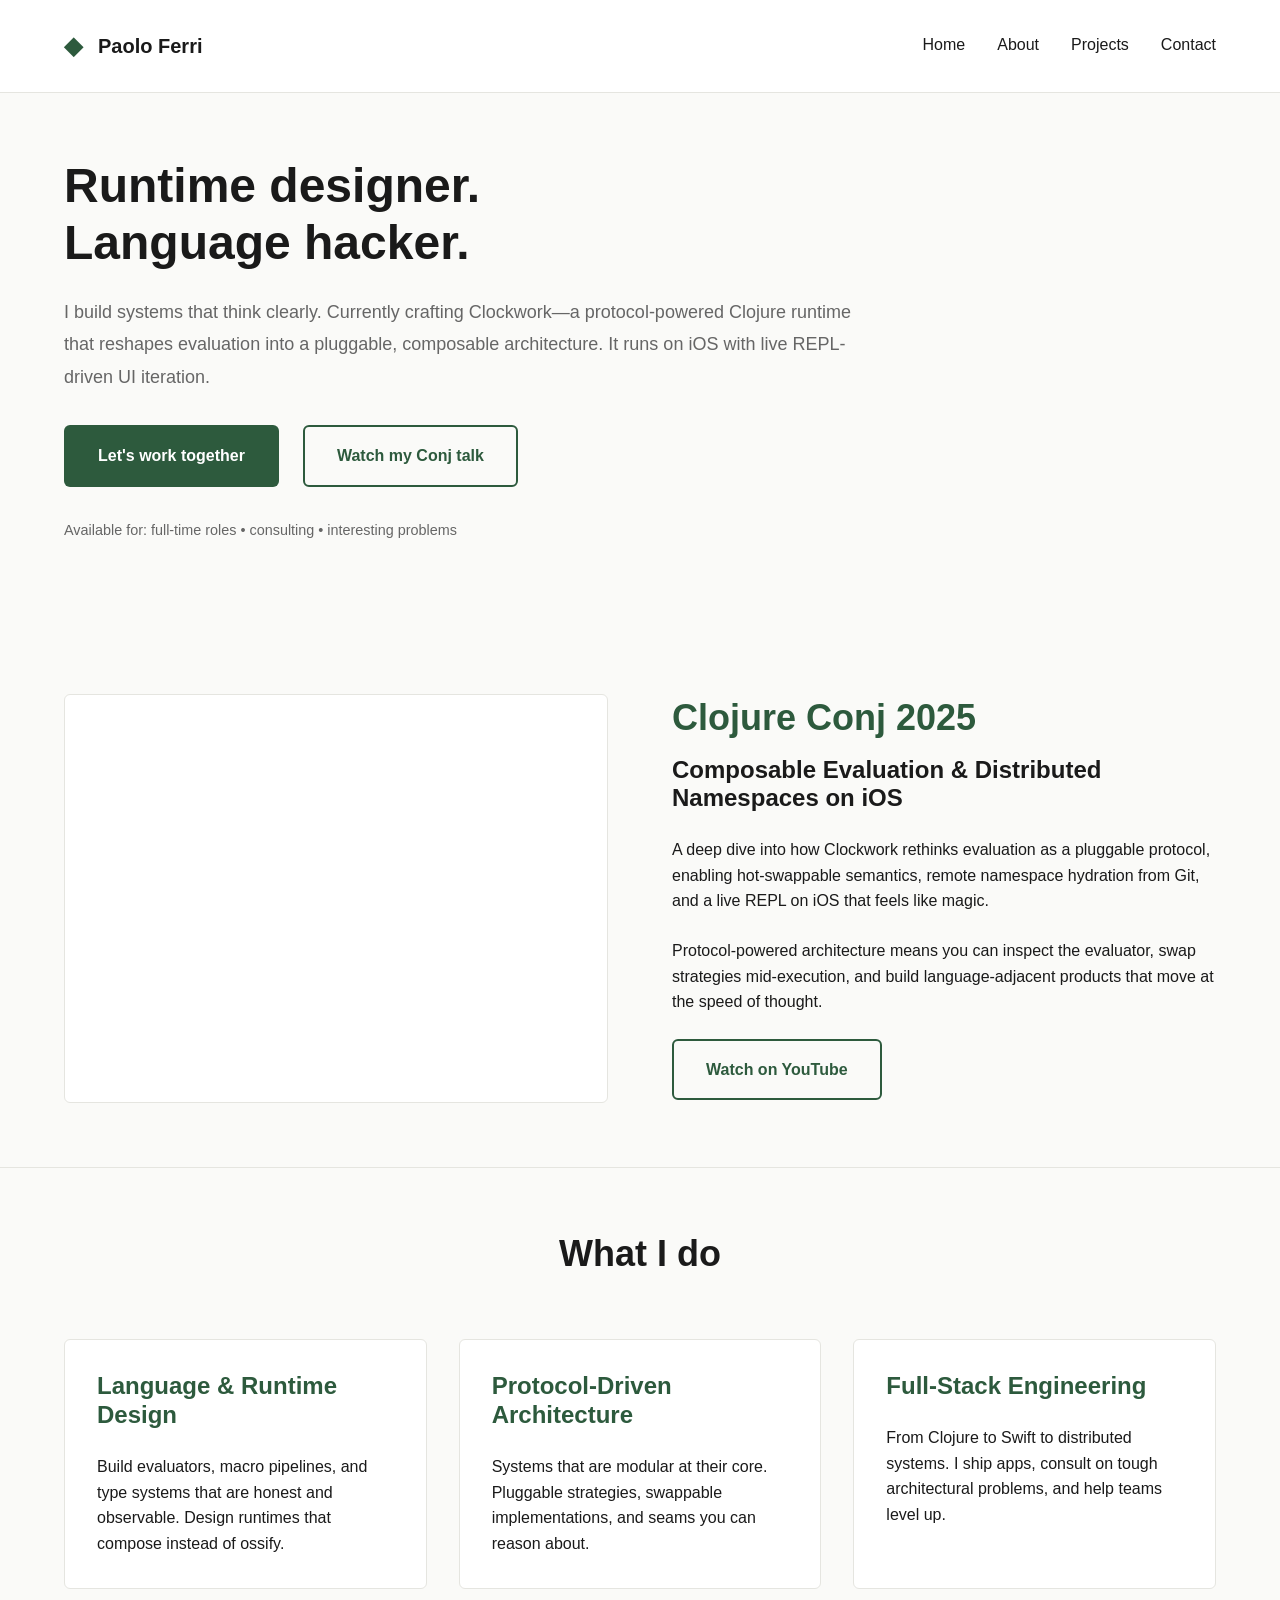
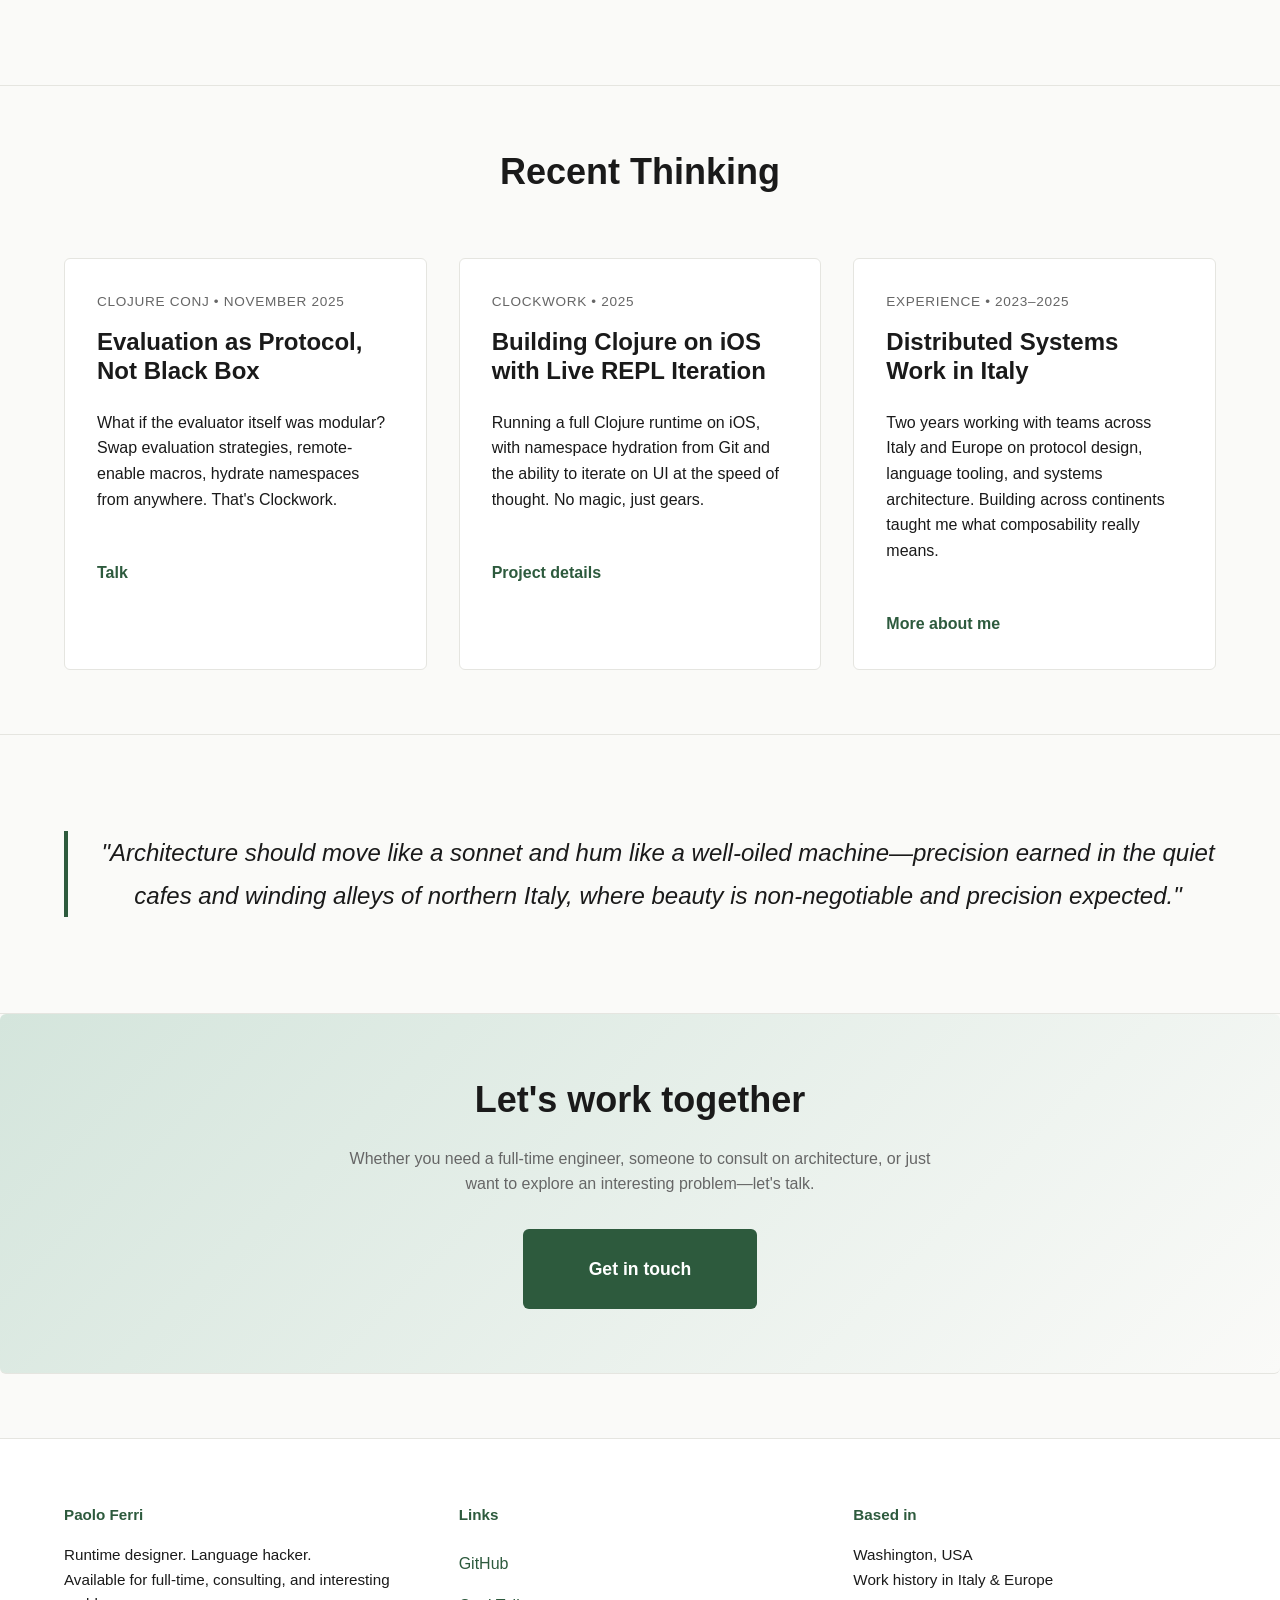
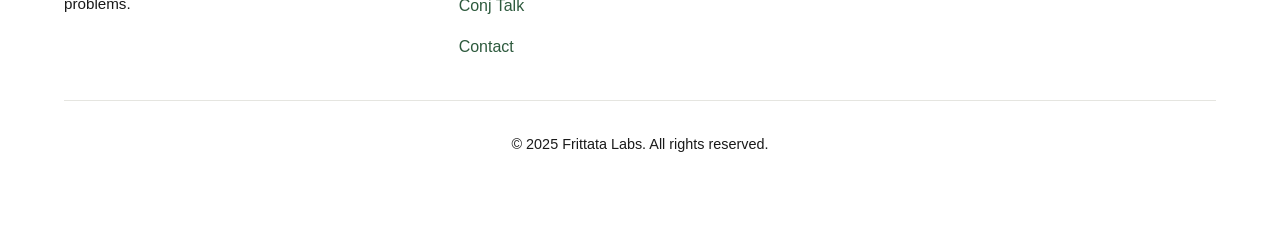
<file: homepage.html>
<!doctype html>
<html lang="en">
<head>
  <meta charset="utf-8">
  <meta name="viewport" content="width=device-width, initial-scale=1">
  <meta name="description" content="Runtime designer and language hacker. Building Clockwork—a protocol-powered Clojure runtime that runs on iOS with live REPL iteration. Available for full-time roles, consulting, and interesting problems.">
  <title>Paolo Ferri – Runtime Designer & Language Hacker</title>
  <link rel="stylesheet" href="/assets/css/styles.css">
  <script defer src="/assets/js/main.js"></script>
</head>
<body>
<header class="header">
  <div class="container">
    <nav class="nav">
      <a href="/" class="brand">
        <span class="brand-mark">◆</span>
        <span class="brand-name">Paolo Ferri</span>
      </a>
      <div class="nav-right">
        <button id="lang-toggle" class="lang-toggle" aria-label="Switch language">IT</button>
        <button id="nav-toggle" class="nav-toggle" aria-label="Toggle menu">Menu</button>
      </div>
      <div id="nav-menu" class="nav-menu">
        <a href="/">Home</a>
        <a href="/about.html">About</a>
        <a href="/projects.html">Projects</a>
        <a href="/contact.html">Contact</a>
      </div>
    </nav>
  </div>
</header>

<main>
  <!-- Hero -->
  <section class="hero">
    <div class="container">
      <div class="hero-content">
        <h1>Runtime designer.<br>Language hacker.</h1>
        <p class="tagline">I build systems that think clearly. Currently crafting Clockwork—a protocol-powered Clojure runtime that reshapes evaluation into a pluggable, composable architecture. It runs on iOS with live REPL-driven UI iteration.</p>
        <div class="hero-ctas">
          <a href="/contact.html" class="btn btn-primary">Let's work together</a>
          <a href="#featured-talk" class="btn btn-secondary">Watch my Conj talk</a>
        </div>
        <p class="availability">Available for: full-time roles • consulting • interesting problems</p>
      </div>
    </div>
  </section>

  <!-- Featured Talk -->
  <section id="featured-talk" class="section featured-talk">
    <div class="container">
      <div class="featured-talk-content">
        <div class="featured-talk-video">
          <div class="video-embed">
            <iframe 
              width="100%" 
              height="400" 
              src="https://www.youtube.com/embed/vOH_OlqHpXA" 
              title="Clockwork: Composable Evaluation & Distributed Namespaces on iOS"
              frameborder="0" 
              allow="accelerometer; autoplay; clipboard-write; encrypted-media; gyroscope; picture-in-picture" 
              allowfullscreen>
            </iframe>
          </div>
        </div>
        <div class="featured-talk-text">
          <h2>Clojure Conj 2025</h2>
          <h3>Composable Evaluation & Distributed Namespaces on iOS</h3>
          <p>A deep dive into how Clockwork rethinks evaluation as a pluggable protocol, enabling hot-swappable semantics, remote namespace hydration from Git, and a live REPL on iOS that feels like magic.</p>
          <p>Protocol-powered architecture means you can inspect the evaluator, swap strategies mid-execution, and build language-adjacent products that move at the speed of thought.</p>
          <a href="https://www.youtube.com/watch?v=vOH_OlqHpXA" class="btn btn-secondary" target="_blank" rel="noopener">Watch on YouTube</a>
        </div>
      </div>
    </div>
  </section>

  <!-- What I do -->
  <section class="section what-i-do">
    <div class="container">
      <h2>What I do</h2>
      <div class="grid grid-3">
        <div class="card">
          <h3>Language & Runtime Design</h3>
          <p>Build evaluators, macro pipelines, and type systems that are honest and observable. Design runtimes that compose instead of ossify.</p>
        </div>
        <div class="card">
          <h3>Protocol-Driven Architecture</h3>
          <p>Systems that are modular at their core. Pluggable strategies, swappable implementations, and seams you can reason about.</p>
        </div>
        <div class="card">
          <h3>Full-Stack Engineering</h3>
          <p>From Clojure to Swift to distributed systems. I ship apps, consult on tough architectural problems, and help teams level up.</p>
        </div>
      </div>
    </div>
  </section>

  <!-- Recent thinking -->
  <section class="section recent-thinking">
    <div class="container">
      <h2>Recent Thinking</h2>
      <div class="thinking-content">
        <article class="thinking-card">
          <div class="thinking-meta">Clojure Conj • November 2025</div>
          <h3>Evaluation as Protocol, Not Black Box</h3>
          <p>What if the evaluator itself was modular? Swap evaluation strategies, remote-enable macros, hydrate namespaces from anywhere. That's Clockwork.</p>
          <a href="https://www.youtube.com/watch?v=vOH_OlqHpXA" target="_blank" rel="noopener">Talk</a>
        </article>
        <article class="thinking-card">
          <div class="thinking-meta">Clockwork • 2025</div>
          <h3>Building Clojure on iOS with Live REPL Iteration</h3>
          <p>Running a full Clojure runtime on iOS, with namespace hydration from Git and the ability to iterate on UI at the speed of thought. No magic, just gears.</p>
          <a href="/projects.html">Project details</a>
        </article>
        <article class="thinking-card">
          <div class="thinking-meta">Experience • 2023–2025</div>
          <h3>Distributed Systems Work in Italy</h3>
          <p>Two years working with teams across Italy and Europe on protocol design, language tooling, and systems architecture. Building across continents taught me what composability really means.</p>
          <a href="/about.html">More about me</a>
        </article>
      </div>
    </div>
  </section>

  <!-- Philosophy -->
  <section class="section philosophy">
    <div class="container">
      <blockquote>
        <p>"Architecture should move like a sonnet and hum like a well-oiled machine—precision earned in the quiet cafes and winding alleys of northern Italy, where beauty is non-negotiable and precision expected."</p>
      </blockquote>
    </div>
  </section>

  <!-- CTA -->
  <section class="section cta-final">
    <div class="container">
      <h2>Let's work together</h2>
      <p>Whether you need a full-time engineer, someone to consult on architecture, or just want to explore an interesting problem—let's talk.</p>
      <a href="/contact.html" class="btn btn-primary btn-large">Get in touch</a>
    </div>
  </section>
</main>

<footer class="footer">
  <div class="container">
    <div class="footer-content">
      <div>
        <p><strong>Paolo Ferri</strong></p>
        <p>Runtime designer. Language hacker.<br>Available for full-time, consulting, and interesting problems.</p>
      </div>
      <div>
        <p><strong>Links</strong></p>
        <ul>
          <li><a href="https://github.com/frittatalabs" target="_blank" rel="noopener">GitHub</a></li>
          <li><a href="https://www.youtube.com/watch?v=vOH_OlqHpXA" target="_blank" rel="noopener">Conj Talk</a></li>
          <li><a href="/contact.html">Contact</a></li>
        </ul>
      </div>
      <div>
        <p><strong>Based in</strong></p>
        <p>Washington, USA<br>Work history in Italy & Europe</p>
      </div>
    </div>
    <div class="footer-bottom">
      <p>&copy; 2025 Frittata Labs. All rights reserved.</p>
    </div>
  </div>
</footer>
</body>
</html>
</file>
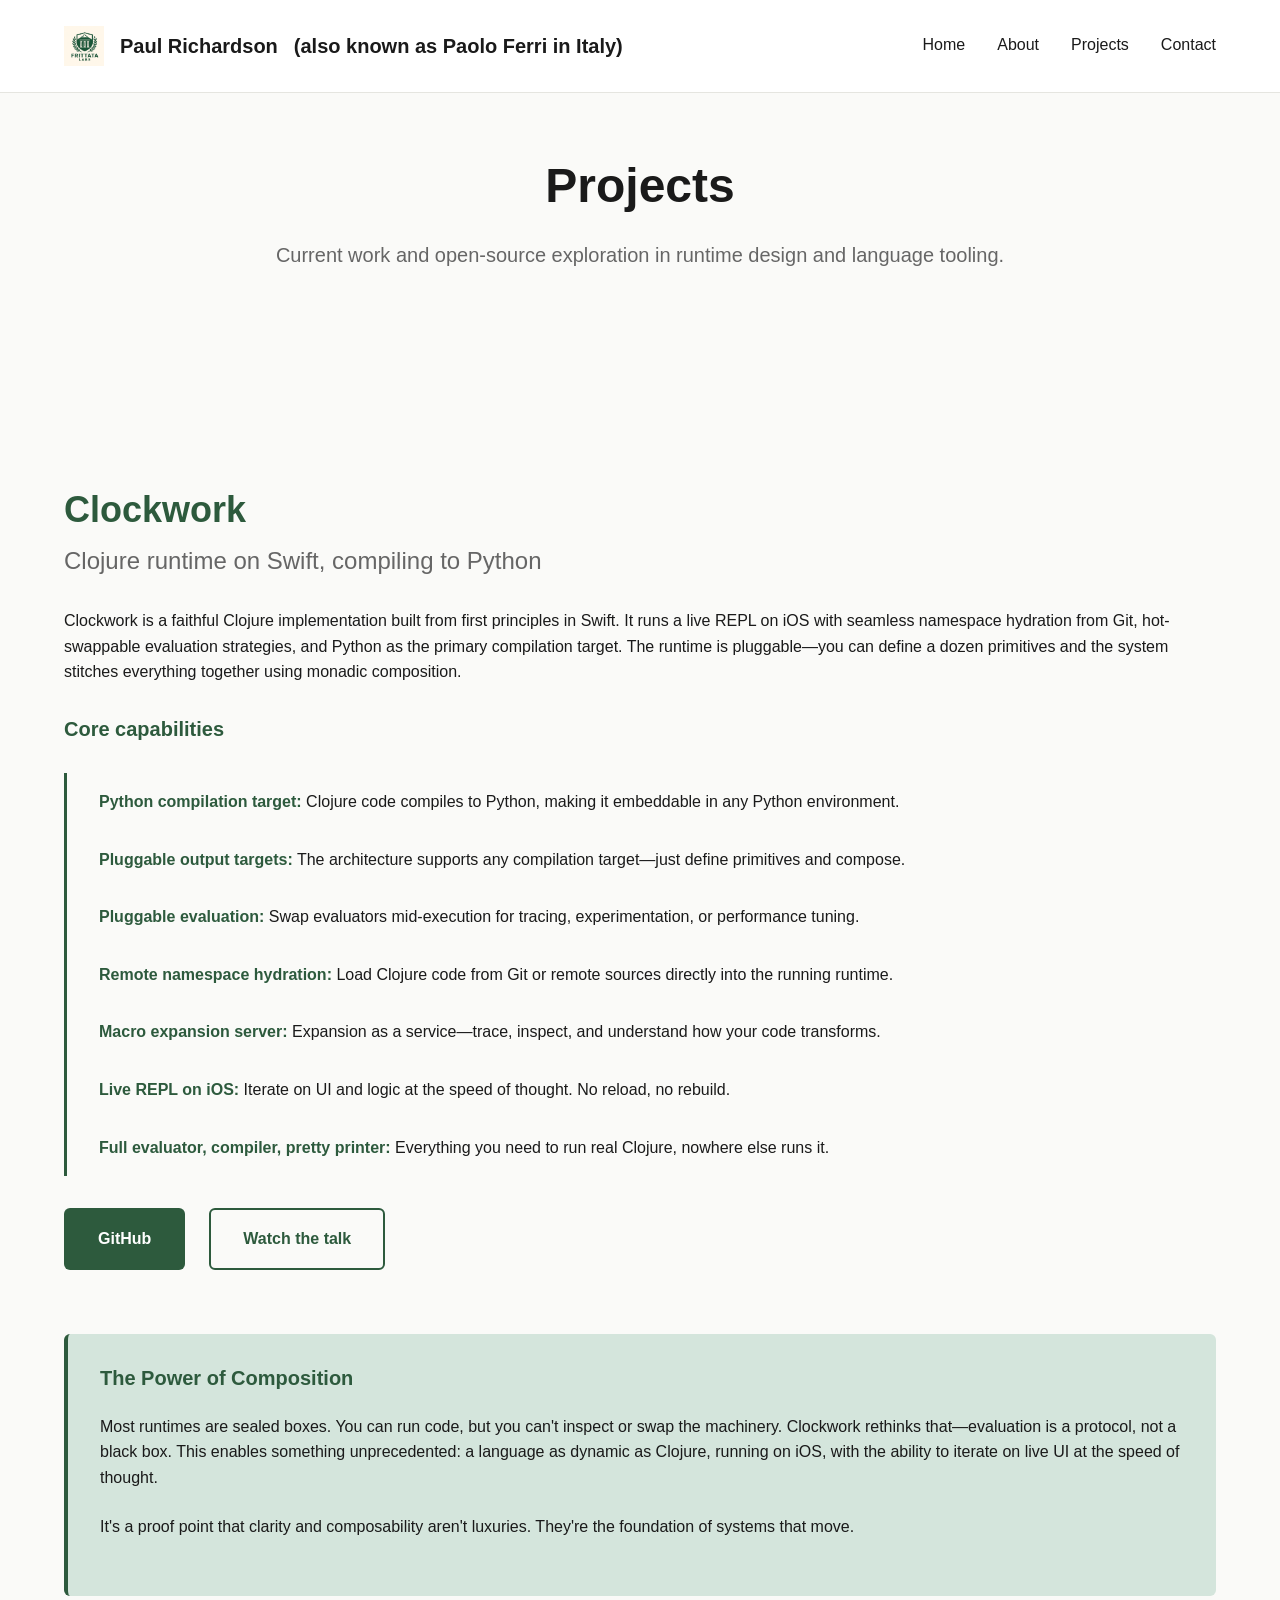
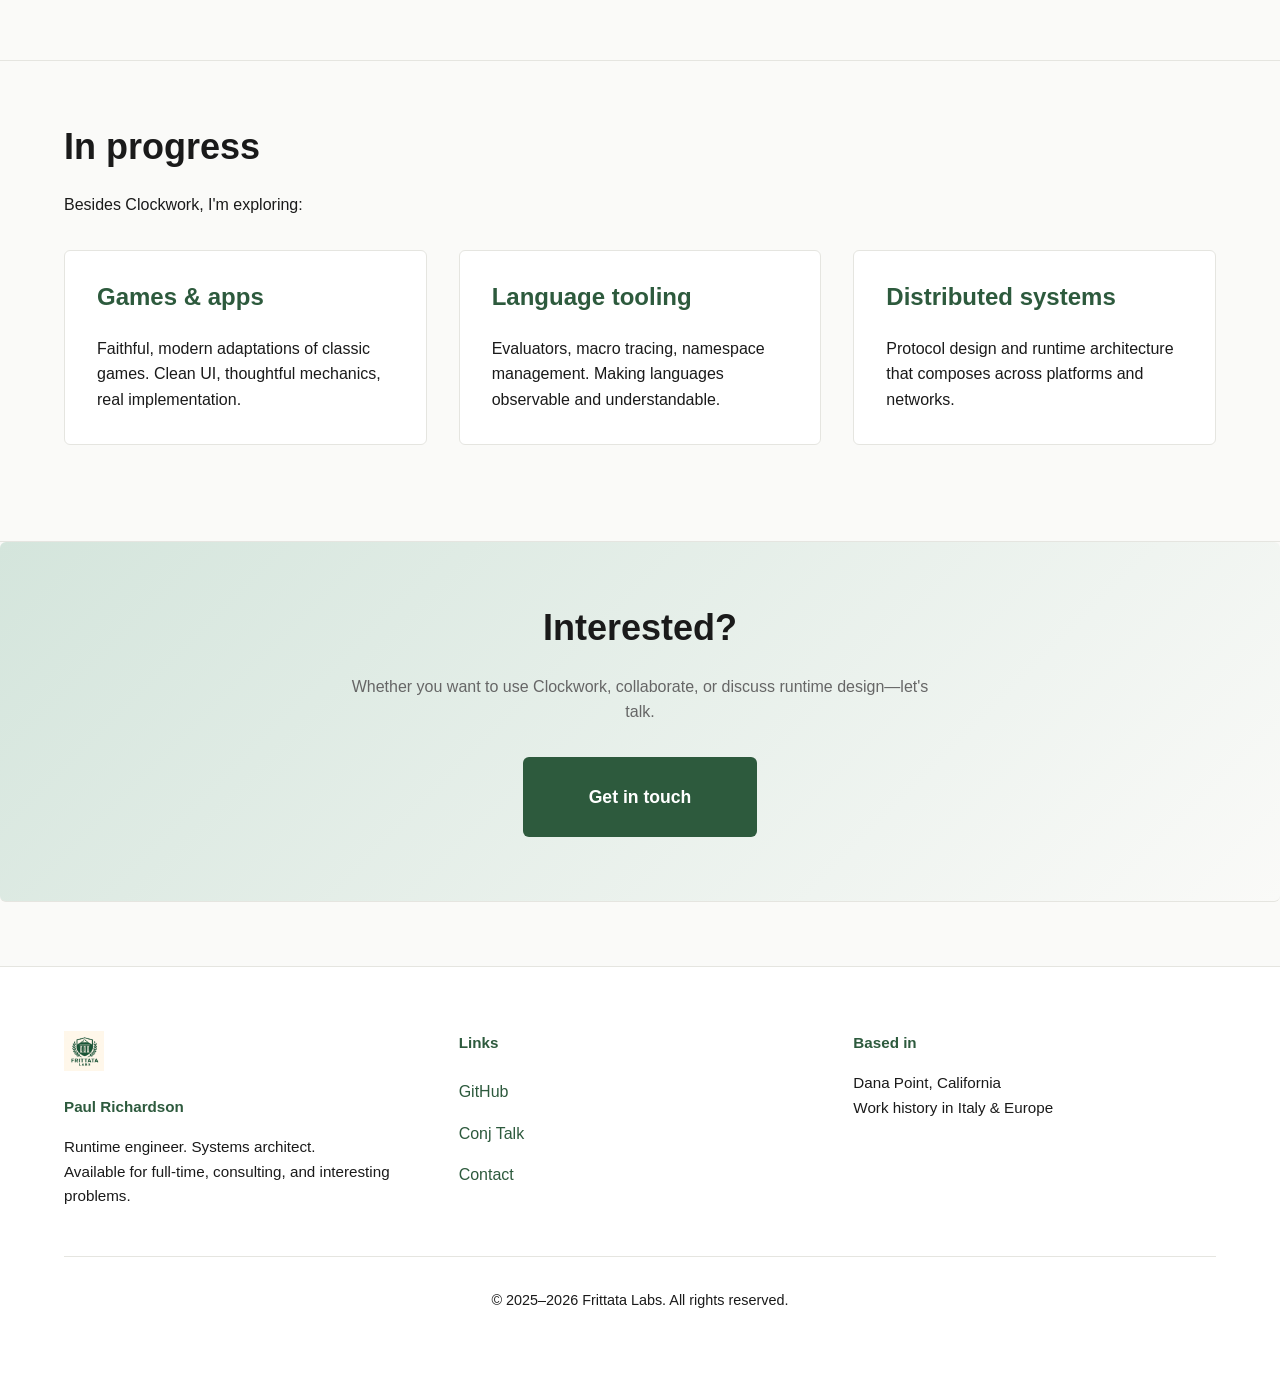
<file: projects.html>
<!doctype html>
<html lang="en">
<head>
  <meta charset="utf-8">
  <meta name="viewport" content="width=device-width, initial-scale=1">
  <meta name="description" content="Clockwork: a protocol-powered Clojure runtime running on iOS with live REPL iteration, hot-swappable evaluation strategies, and macro expansion as a service.">
  <title>Projects – Paolo Ferri</title>
  <link rel="stylesheet" href="/assets/css/styles.css">
  <script defer src="/assets/js/main.js"></script>
</head>
<body>
<header class="header">
  <div class="container">
    <nav class="nav">
      <a href="/" class="brand">
        <div class="logo-shield">
          <img src="/assets/images/logo.png" alt="Frittata Labs">
        </div>
        <span class="brand-name">Paul Richardson</span>
        <span class="brand-sub">(also known as Paolo Ferri in Italy)</span>
      </a>
      <div class="nav-right">
        <button id="lang-toggle" class="lang-toggle" aria-label="Switch language">IT</button>
        <button id="nav-toggle" class="nav-toggle" aria-label="Toggle menu">Menu</button>
      </div>
      <div id="nav-menu" class="nav-menu">
        <a href="/">Home</a>
        <a href="/about.html">About</a>
        <a href="/projects.html">Projects</a>
        <a href="/contact.html">Contact</a>
      </div>
    </nav>
  </div>
</header>

<main>
  <!-- Page header -->
  <section class="page-header">
    <div class="container">
      <h1>Projects</h1>
      <p class="lead">Current work and open-source exploration in runtime design and language tooling.</p>
    </div>
  </section>

  <!-- Clockwork -->
  <section class="section">
    <div class="container">
      <div class="project-hero">
        <div class="project-content">
          <h2>Clockwork</h2>
          <h3>Clojure runtime on Swift, compiling to Python</h3>
          
          <p>Clockwork is a faithful Clojure implementation built from first principles in Swift. It runs a live REPL on iOS with seamless namespace hydration from Git, hot-swappable evaluation strategies, and Python as the primary compilation target. The runtime is pluggable—you can define a dozen primitives and the system stitches everything together using monadic composition.</p>

          <h4>Core capabilities</h4>
          <ul class="feature-list">
            <li><strong>Python compilation target:</strong> Clojure code compiles to Python, making it embeddable in any Python environment.</li>
            <li><strong>Pluggable output targets:</strong> The architecture supports any compilation target—just define primitives and compose.</li>
            <li><strong>Pluggable evaluation:</strong> Swap evaluators mid-execution for tracing, experimentation, or performance tuning.</li>
            <li><strong>Remote namespace hydration:</strong> Load Clojure code from Git or remote sources directly into the running runtime.</li>
            <li><strong>Macro expansion server:</strong> Expansion as a service—trace, inspect, and understand how your code transforms.</li>
            <li><strong>Live REPL on iOS:</strong> Iterate on UI and logic at the speed of thought. No reload, no rebuild.</li>
            <li><strong>Full evaluator, compiler, pretty printer:</strong> Everything you need to run real Clojure, nowhere else runs it.</li>
          </ul>

          <div class="project-ctas">
            <a href="https://github.com/frittatalabs/clockwork" target="_blank" rel="noopener" class="btn btn-primary">GitHub</a>
            <a href="https://www.youtube.com/watch?v=vOH_OlqHpXA" target="_blank" rel="noopener" class="btn btn-secondary">Watch the talk</a>
          </div>
        </div>
      </div>

      <div class="philosophy-insight">
        <h4>The Power of Composition</h4>
        <p>Most runtimes are sealed boxes. You can run code, but you can't inspect or swap the machinery. Clockwork rethinks that—evaluation is a protocol, not a black box. This enables something unprecedented: a language as dynamic as Clojure, running on iOS, with the ability to iterate on live UI at the speed of thought.</p>
        <p>It's a proof point that clarity and composability aren't luxuries. They're the foundation of systems that move.</p>
      </div>
    </div>
  </section>

  <!-- In progress -->
  <section class="section">
    <div class="container">
      <h2>In progress</h2>
      <p>Besides Clockwork, I'm exploring:</p>
      <div class="grid grid-3">
        <div class="card">
          <h3>Games & apps</h3>
          <p>Faithful, modern adaptations of classic games. Clean UI, thoughtful mechanics, real implementation.</p>
        </div>
        <div class="card">
          <h3>Language tooling</h3>
          <p>Evaluators, macro tracing, namespace management. Making languages observable and understandable.</p>
        </div>
        <div class="card">
          <h3>Distributed systems</h3>
          <p>Protocol design and runtime architecture that composes across platforms and networks.</p>
        </div>
      </div>
    </div>
  </section>

  <!-- CTA -->
  <section class="section cta-final">
    <div class="container">
      <h2>Interested?</h2>
      <p>Whether you want to use Clockwork, collaborate, or discuss runtime design—let's talk.</p>
      <a href="/contact.html" class="btn btn-primary btn-large">Get in touch</a>
    </div>
  </section>
</main>

<footer class="footer">
  <div class="container">
    <div class="footer-content">
      <div>
        <div class="logo-shield" style="margin-bottom: var(--spacing-md);">
          <img src="/assets/images/logo.png" alt="Frittata Labs">
        </div>
        <p><strong>Paul Richardson</strong></p>
        <p>Runtime engineer. Systems architect.<br>Available for full-time, consulting, and interesting problems.</p>
      </div>
      <div>
        <p><strong>Links</strong></p>
        <ul>
          <li><a href="https://github.com/frittatalabs" target="_blank" rel="noopener">GitHub</a></li>
          <li><a href="https://www.youtube.com/watch?v=vOH_OlqHpXA" target="_blank" rel="noopener">Conj Talk</a></li>
          <li><a href="/contact.html">Contact</a></li>
        </ul>
      </div>
      <div>
        <p><strong>Based in</strong></p>
        <p>Dana Point, California<br>Work history in Italy & Europe</p>
      </div>
    </div>
    <div class="footer-bottom">
      <p>&copy; 2025–2026 Frittata Labs. All rights reserved.</p>
    </div>
  </div>
</footer>
</body>
</html>
</file>
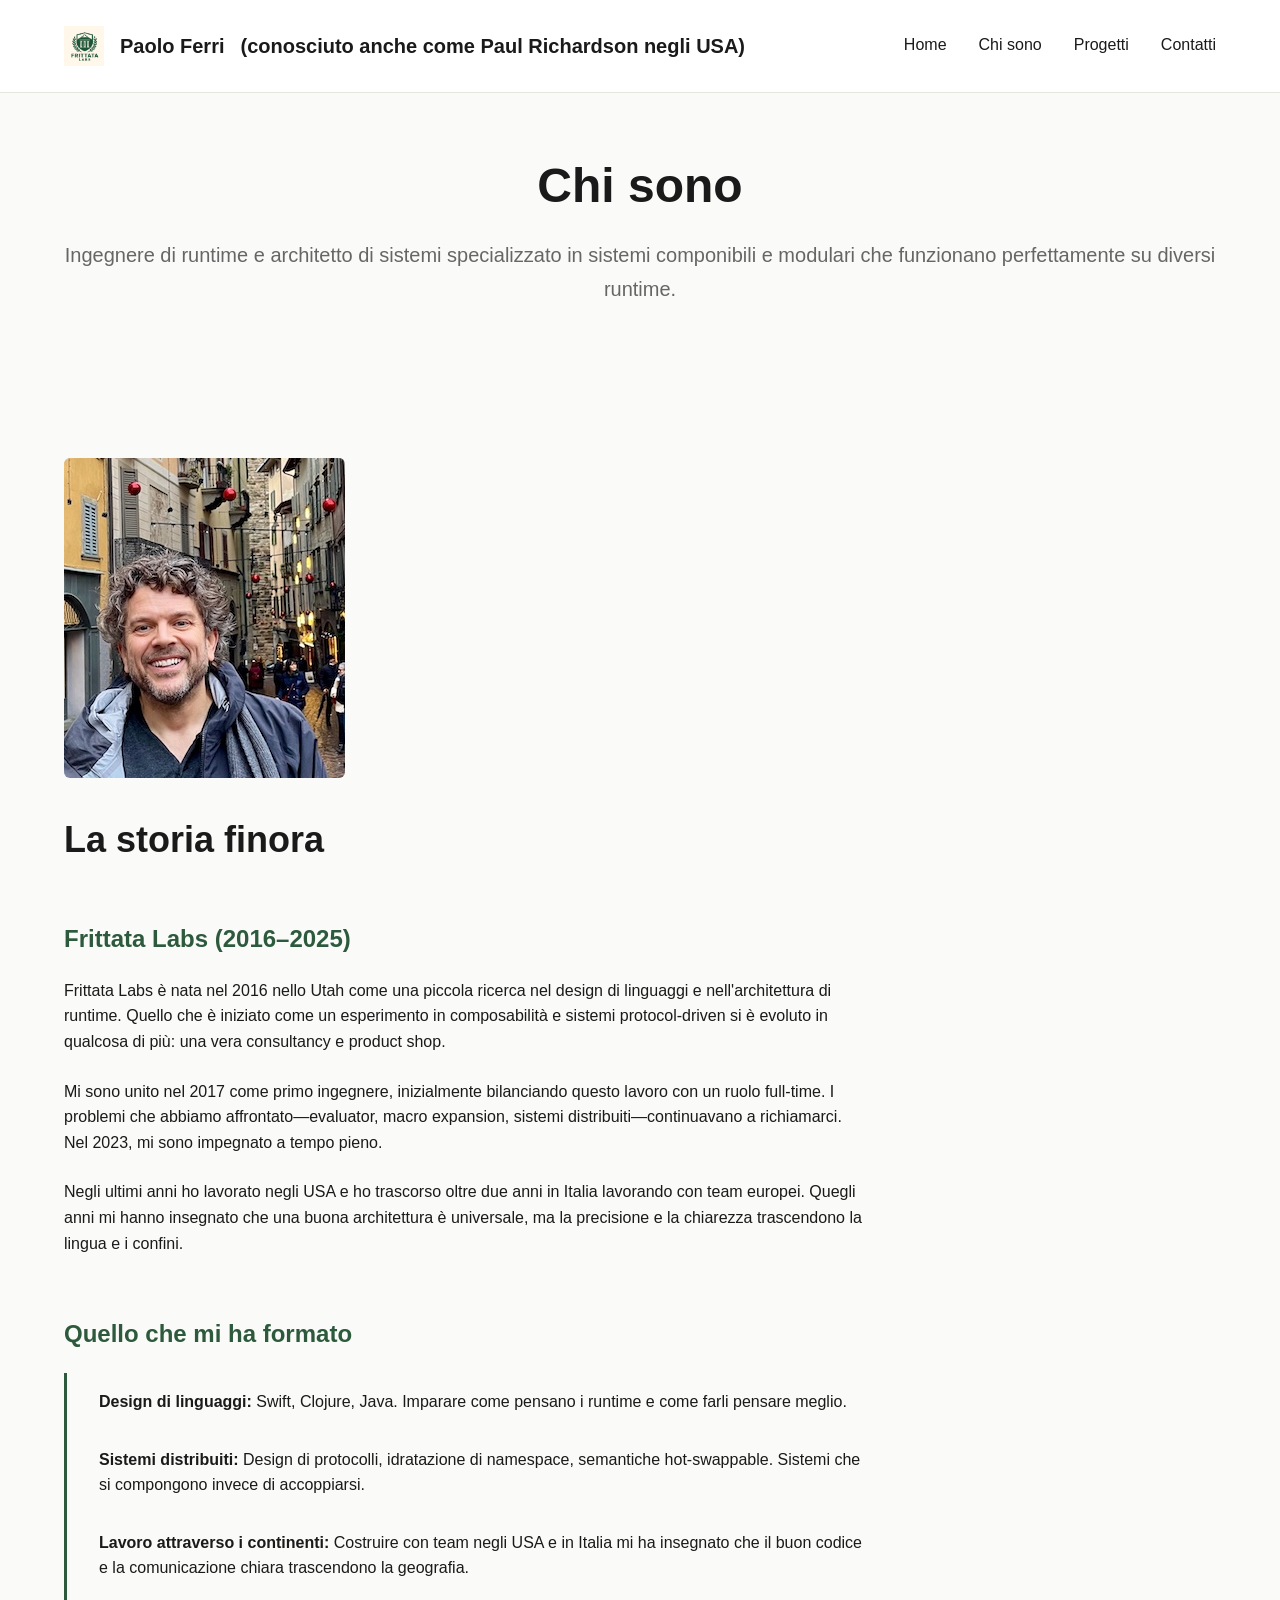
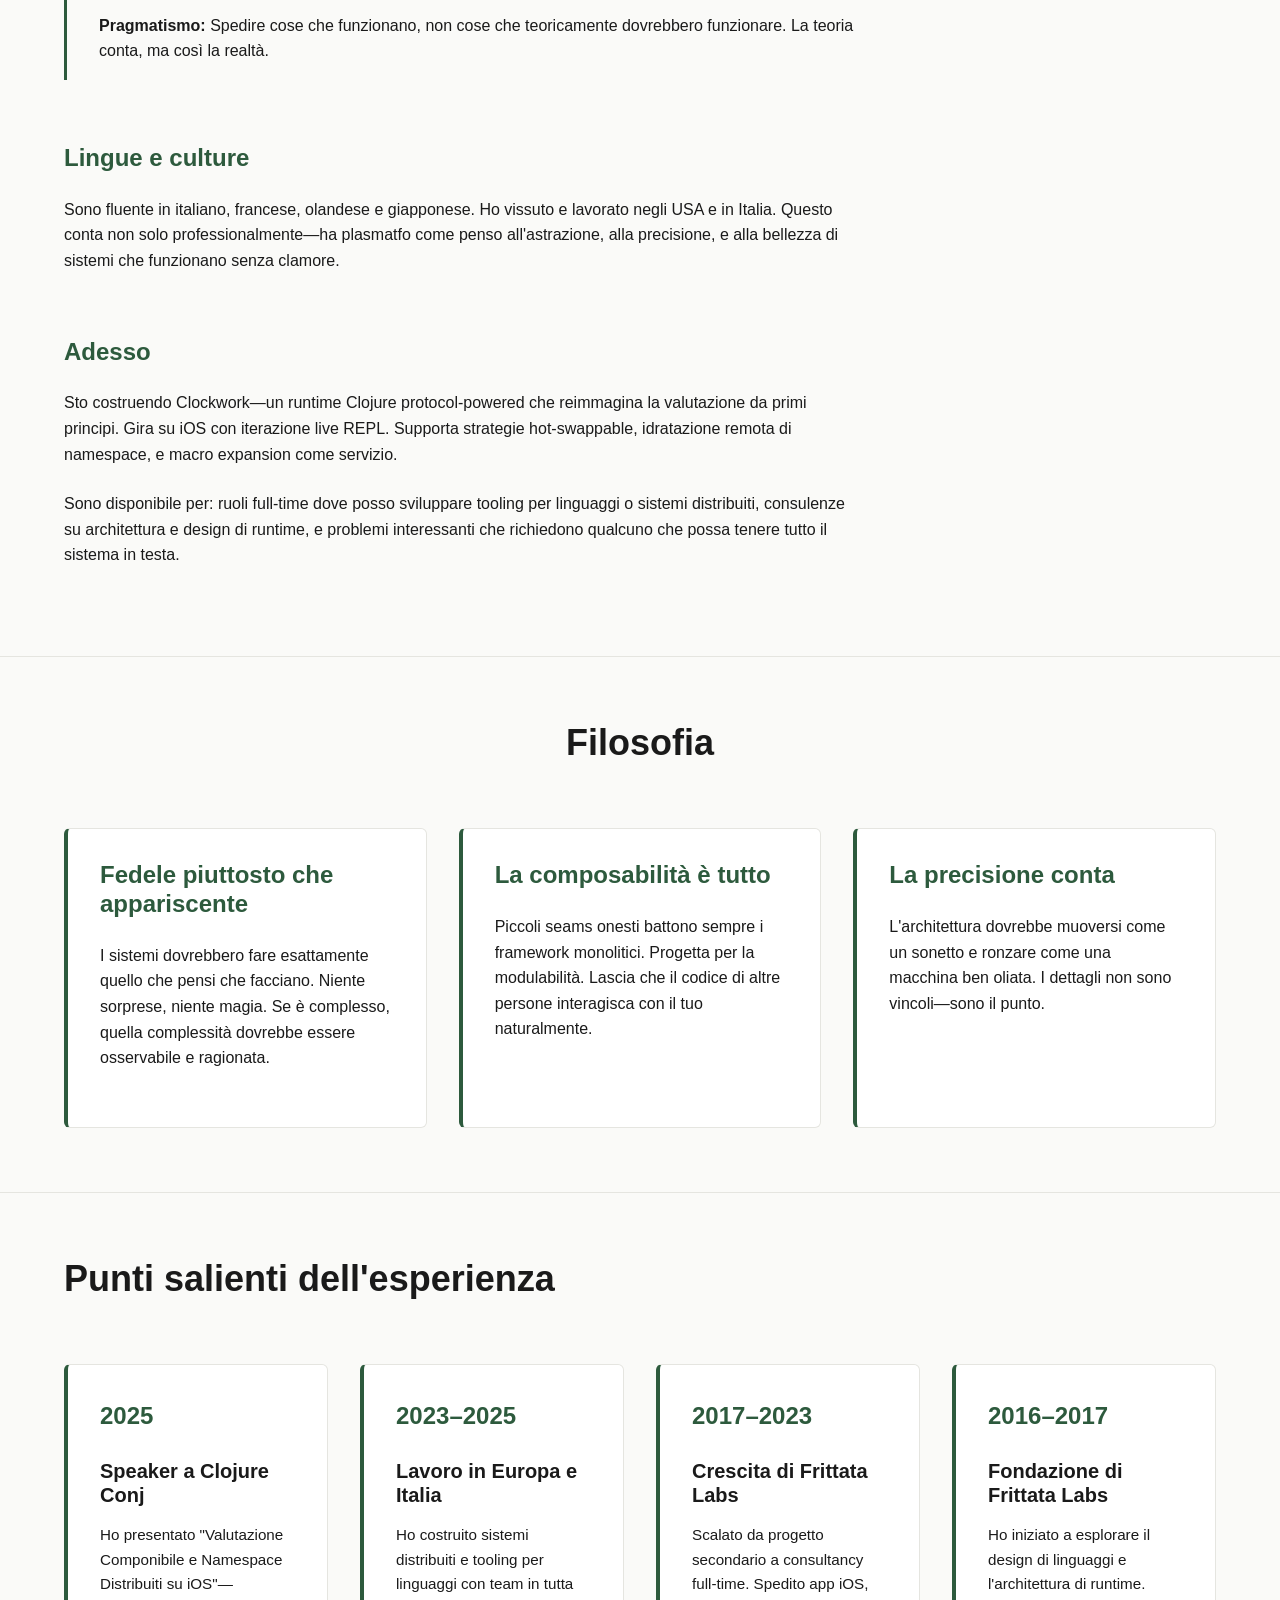
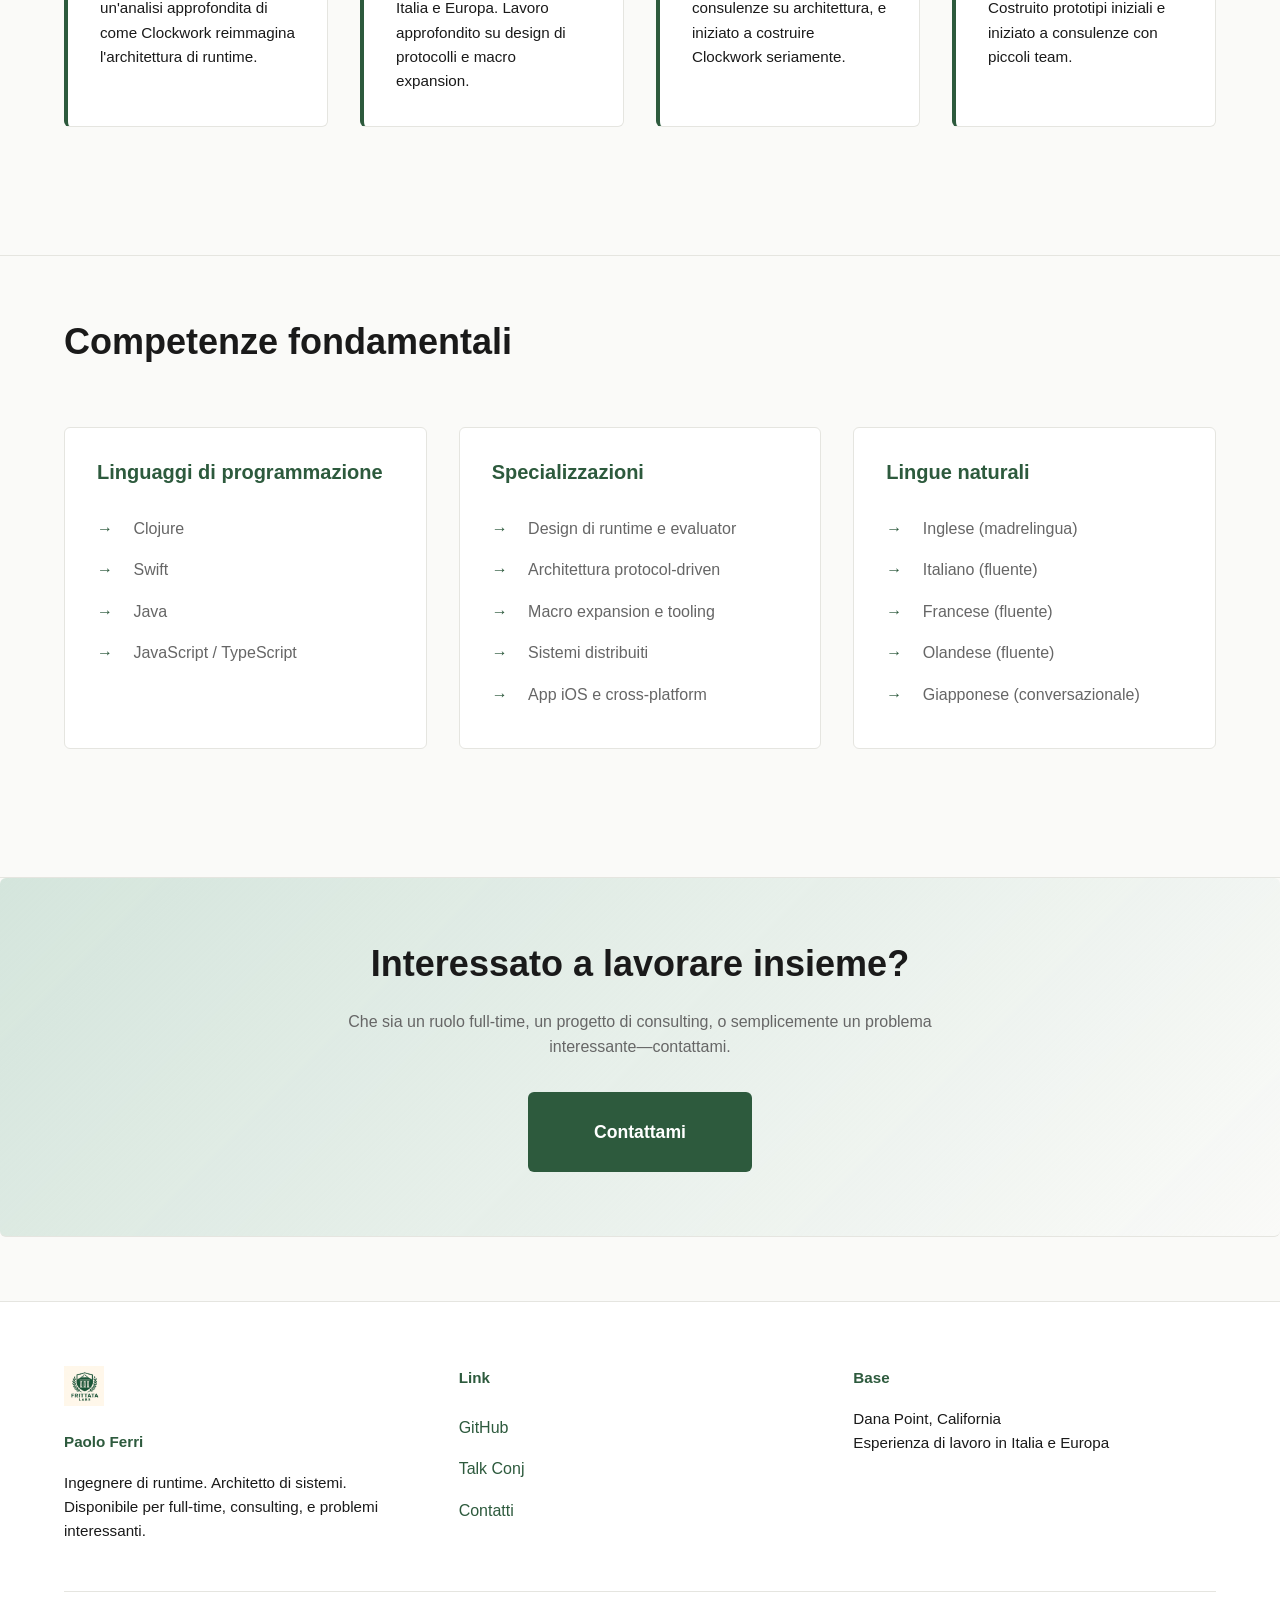
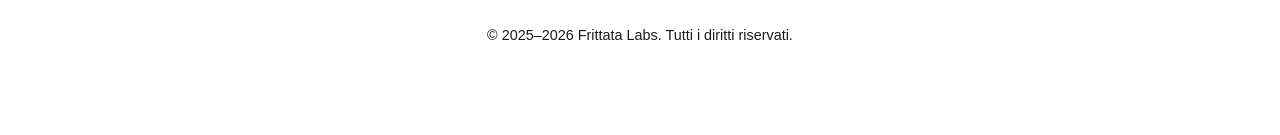
<file: it/about.html>
<!doctype html>
<html lang="it">
<head>
  <meta charset="utf-8">
  <meta name="viewport" content="width=device-width, initial-scale=1">
  <meta name="description" content="La storia di Paolo Ferri nel design di runtime, language hacking, e sistemi distribuiti. Dall'Utah nel 2016 alla costruzione di runtime negli USA e in Italia.">
  <title>Chi sono – Paolo Ferri</title>
  <link rel="stylesheet" href="/assets/css/styles.css">
  <script defer src="/assets/js/main.js"></script>
</head>
<body>
<header class="header">
  <div class="container">
    <nav class="nav">
      <a href="/it/" class="brand">
        <div class="logo-shield">
          <img src="/assets/images/logo.png" alt="Frittata Labs">
        </div>
        <span class="brand-name">Paolo Ferri</span>
        <span class="brand-sub">(conosciuto anche come Paul Richardson negli USA)</span>
      </a>
      <div class="nav-right">
        <button id="lang-toggle" class="lang-toggle" aria-label="Cambia lingua">EN</button>
        <button id="nav-toggle" class="nav-toggle" aria-label="Apri menu">Menu</button>
      </div>
      <div id="nav-menu" class="nav-menu">
        <a href="/it/">Home</a>
        <a href="/it/about.html">Chi sono</a>
        <a href="/it/projects.html">Progetti</a>
        <a href="/it/contact.html">Contatti</a>
      </div>
    </nav>
  </div>
</header>

<main>
  <!-- Page header -->
  <section class="page-header">
    <div class="container">
      <h1>Chi sono</h1>
      <p class="lead">Ingegnere di runtime e architetto di sistemi specializzato in sistemi componibili e modulari che funzionano perfettamente su diversi runtime.</p>
    </div>
  </section>

  <!-- Story -->
  <section class="section">
    <div class="container">
      <div class="about-photo">
        <img src="/assets/images/paolo.jpg" alt="Paolo a Bergamo, Italia" style="max-width: 100%; height: auto; border-radius: 6px; margin-bottom: var(--spacing-lg);">
      </div>
      <div class="content-wide">
        <h2>La storia finora</h2>
        
        <h3>Frittata Labs (2016–2025)</h3>
        <p>Frittata Labs è nata nel 2016 nello Utah come una piccola ricerca nel design di linguaggi e nell'architettura di runtime. Quello che è iniziato come un esperimento in composabilità e sistemi protocol-driven si è evoluto in qualcosa di più: una vera consultancy e product shop.</p>
        <p>Mi sono unito nel 2017 come primo ingegnere, inizialmente bilanciando questo lavoro con un ruolo full-time. I problemi che abbiamo affrontato—evaluator, macro expansion, sistemi distribuiti—continuavano a richiamarci. Nel 2023, mi sono impegnato a tempo pieno.</p>
        <p>Negli ultimi anni ho lavorato negli USA e ho trascorso oltre due anni in Italia lavorando con team europei. Quegli anni mi hanno insegnato che una buona architettura è universale, ma la precisione e la chiarezza trascendono la lingua e i confini.</p>

        <h3>Quello che mi ha formato</h3>
        <ul>
          <li><strong>Design di linguaggi:</strong> Swift, Clojure, Java. Imparare come pensano i runtime e come farli pensare meglio.</li>
          <li><strong>Sistemi distribuiti:</strong> Design di protocolli, idratazione di namespace, semantiche hot-swappable. Sistemi che si compongono invece di accoppiarsi.</li>
          <li><strong>Lavoro attraverso i continenti:</strong> Costruire con team negli USA e in Italia mi ha insegnato che il buon codice e la comunicazione chiara trascendono la geografia.</li>
          <li><strong>Pragmatismo:</strong> Spedire cose che funzionano, non cose che teoricamente dovrebbero funzionare. La teoria conta, ma così la realtà.</li>
        </ul>

        <h3>Lingue e culture</h3>
        <p>Sono fluente in italiano, francese, olandese e giapponese. Ho vissuto e lavorato negli USA e in Italia. Questo conta non solo professionalmente—ha plasmatfo come penso all'astrazione, alla precisione, e alla bellezza di sistemi che funzionano senza clamore.</p>

        <h3>Adesso</h3>
        <p>Sto costruendo Clockwork—un runtime Clojure protocol-powered che reimmagina la valutazione da primi principi. Gira su iOS con iterazione live REPL. Supporta strategie hot-swappable, idratazione remota di namespace, e macro expansion come servizio.</p>
        <p>Sono disponibile per: ruoli full-time dove posso sviluppare tooling per linguaggi o sistemi distribuiti, consulenze su architettura e design di runtime, e problemi interessanti che richiedono qualcuno che possa tenere tutto il sistema in testa.</p>
      </div>
    </div>
  </section>

  <!-- Philosophy -->
  <section class="section philosophy-section">
    <div class="container">
      <h2>Filosofia</h2>
      <div class="philosophy-grid">
        <div class="philosophy-card">
          <h3>Fedele piuttosto che appariscente</h3>
          <p>I sistemi dovrebbero fare esattamente quello che pensi che facciano. Niente sorprese, niente magia. Se è complesso, quella complessità dovrebbe essere osservabile e ragionata.</p>
        </div>
        <div class="philosophy-card">
          <h3>La composabilità è tutto</h3>
          <p>Piccoli seams onesti battono sempre i framework monolitici. Progetta per la modulabilità. Lascia che il codice di altre persone interagisca con il tuo naturalmente.</p>
        </div>
        <div class="philosophy-card">
          <h3>La precisione conta</h3>
          <p>L'architettura dovrebbe muoversi come un sonetto e ronzare come una macchina ben oliata. I dettagli non sono vincoli—sono il punto.</p>
        </div>
      </div>
    </div>
  </section>

  <!-- Experience highlights -->
  <section class="section">
    <div class="container">
      <h2>Punti salienti dell'esperienza</h2>
      <div class="highlights-grid">
        <div class="highlight-card">
          <div class="highlight-year">2025</div>
          <div class="highlight-text">
            <h4>Speaker a Clojure Conj</h4>
            <p>Ho presentato "Valutazione Componibile e Namespace Distribuiti su iOS"—un'analisi approfondita di come Clockwork reimmagina l'architettura di runtime.</p>
          </div>
        </div>
        <div class="highlight-card">
          <div class="highlight-year">2023–2025</div>
          <div class="highlight-text">
            <h4>Lavoro in Europa e Italia</h4>
            <p>Ho costruito sistemi distribuiti e tooling per linguaggi con team in tutta Italia e Europa. Lavoro approfondito su design di protocolli e macro expansion.</p>
          </div>
        </div>
        <div class="highlight-card">
          <div class="highlight-year">2017–2023</div>
          <div class="highlight-text">
            <h4>Crescita di Frittata Labs</h4>
            <p>Scalato da progetto secondario a consultancy full-time. Spedito app iOS, consulenze su architettura, e iniziato a costruire Clockwork seriamente.</p>
          </div>
        </div>
        <div class="highlight-card">
          <div class="highlight-year">2016–2017</div>
          <div class="highlight-text">
            <h4>Fondazione di Frittata Labs</h4>
            <p>Ho iniziato a esplorare il design di linguaggi e l'architettura di runtime. Costruito prototipi iniziali e iniziato a consulenze con piccoli team.</p>
          </div>
        </div>
      </div>
    </div>
  </section>

  <!-- Skills -->
  <section class="section">
    <div class="container">
      <h2>Competenze fondamentali</h2>
      <div class="skills-grid">
        <div class="skill-group">
          <h4>Linguaggi di programmazione</h4>
          <ul>
            <li>Clojure</li>
            <li>Swift</li>
            <li>Java</li>
            <li>JavaScript / TypeScript</li>
          </ul>
        </div>
        <div class="skill-group">
          <h4>Specializzazioni</h4>
          <ul>
            <li>Design di runtime e evaluator</li>
            <li>Architettura protocol-driven</li>
            <li>Macro expansion e tooling</li>
            <li>Sistemi distribuiti</li>
            <li>App iOS e cross-platform</li>
          </ul>
        </div>
        <div class="skill-group">
          <h4>Lingue naturali</h4>
          <ul>
            <li>Inglese (madrelingua)</li>
            <li>Italiano (fluente)</li>
            <li>Francese (fluente)</li>
            <li>Olandese (fluente)</li>
            <li>Giapponese (conversazionale)</li>
          </ul>
        </div>
      </div>
    </div>
  </section>

  <!-- CTA -->
  <section class="section cta-final">
    <div class="container">
      <h2>Interessato a lavorare insieme?</h2>
      <p>Che sia un ruolo full-time, un progetto di consulting, o semplicemente un problema interessante—contattami.</p>
      <a href="/it/contact.html" class="btn btn-primary btn-large">Contattami</a>
    </div>
  </section>
</main>

<footer class="footer">
  <div class="container">
    <div class="footer-content">
      <div>
        <div class="logo-shield" style="margin-bottom: var(--spacing-md);">
          <img src="/assets/images/logo.png" alt="Frittata Labs">
        </div>
        <p><strong>Paolo Ferri</strong></p>
        <p>Ingegnere di runtime. Architetto di sistemi.<br>Disponibile per full-time, consulting, e problemi interessanti.</p>
      </div>
      <div>
        <p><strong>Link</strong></p>
        <ul>
          <li><a href="https://github.com/frittatalabs" target="_blank" rel="noopener">GitHub</a></li>
          <li><a href="https://www.youtube.com/watch?v=vOH_OlqHpXA" target="_blank" rel="noopener">Talk Conj</a></li>
          <li><a href="/it/contact.html">Contatti</a></li>
        </ul>
      </div>
      <div>
        <p><strong>Base</strong></p>
        <p>Dana Point, California<br>Esperienza di lavoro in Italia e Europa</p>
      </div>
    </div>
    <div class="footer-bottom">
      <p>&copy; 2025–2026 Frittata Labs. Tutti i diritti riservati.</p>
    </div>
  </div>
</footer>
</body>
</html>
</file>
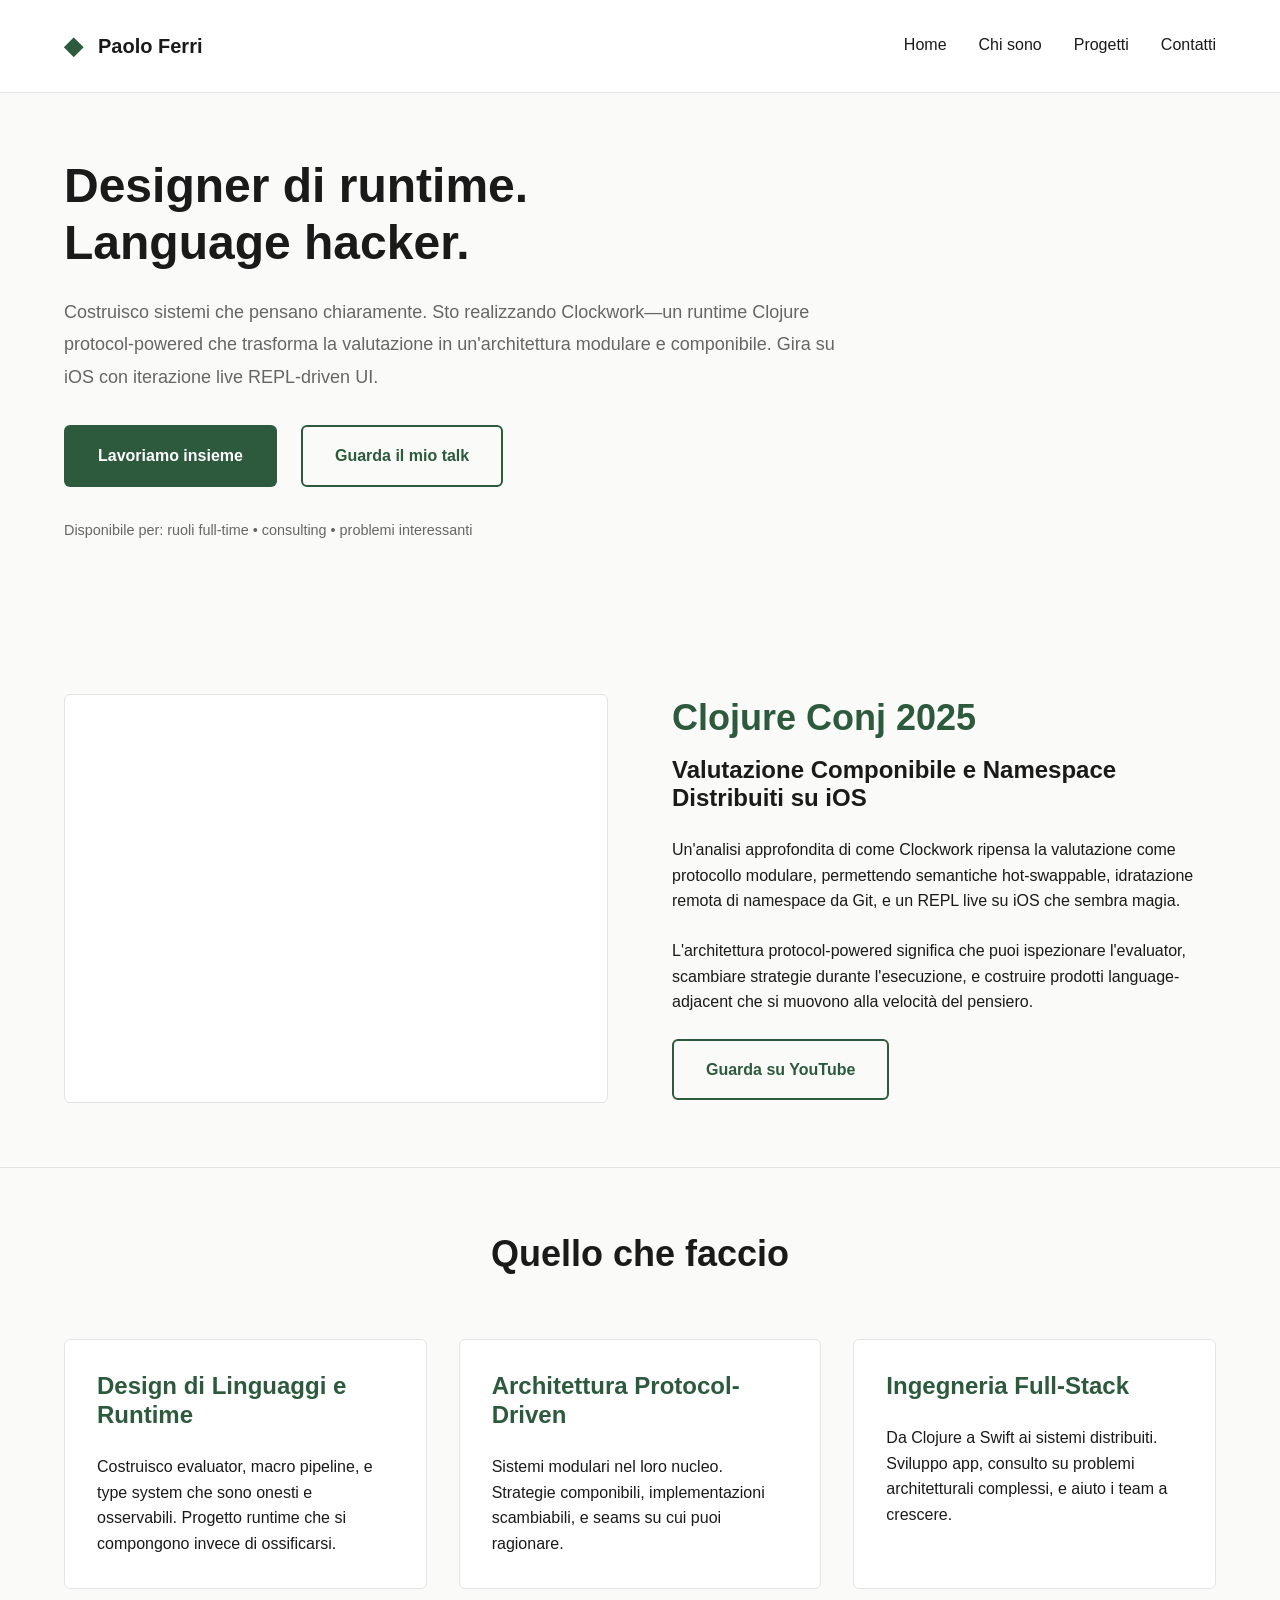
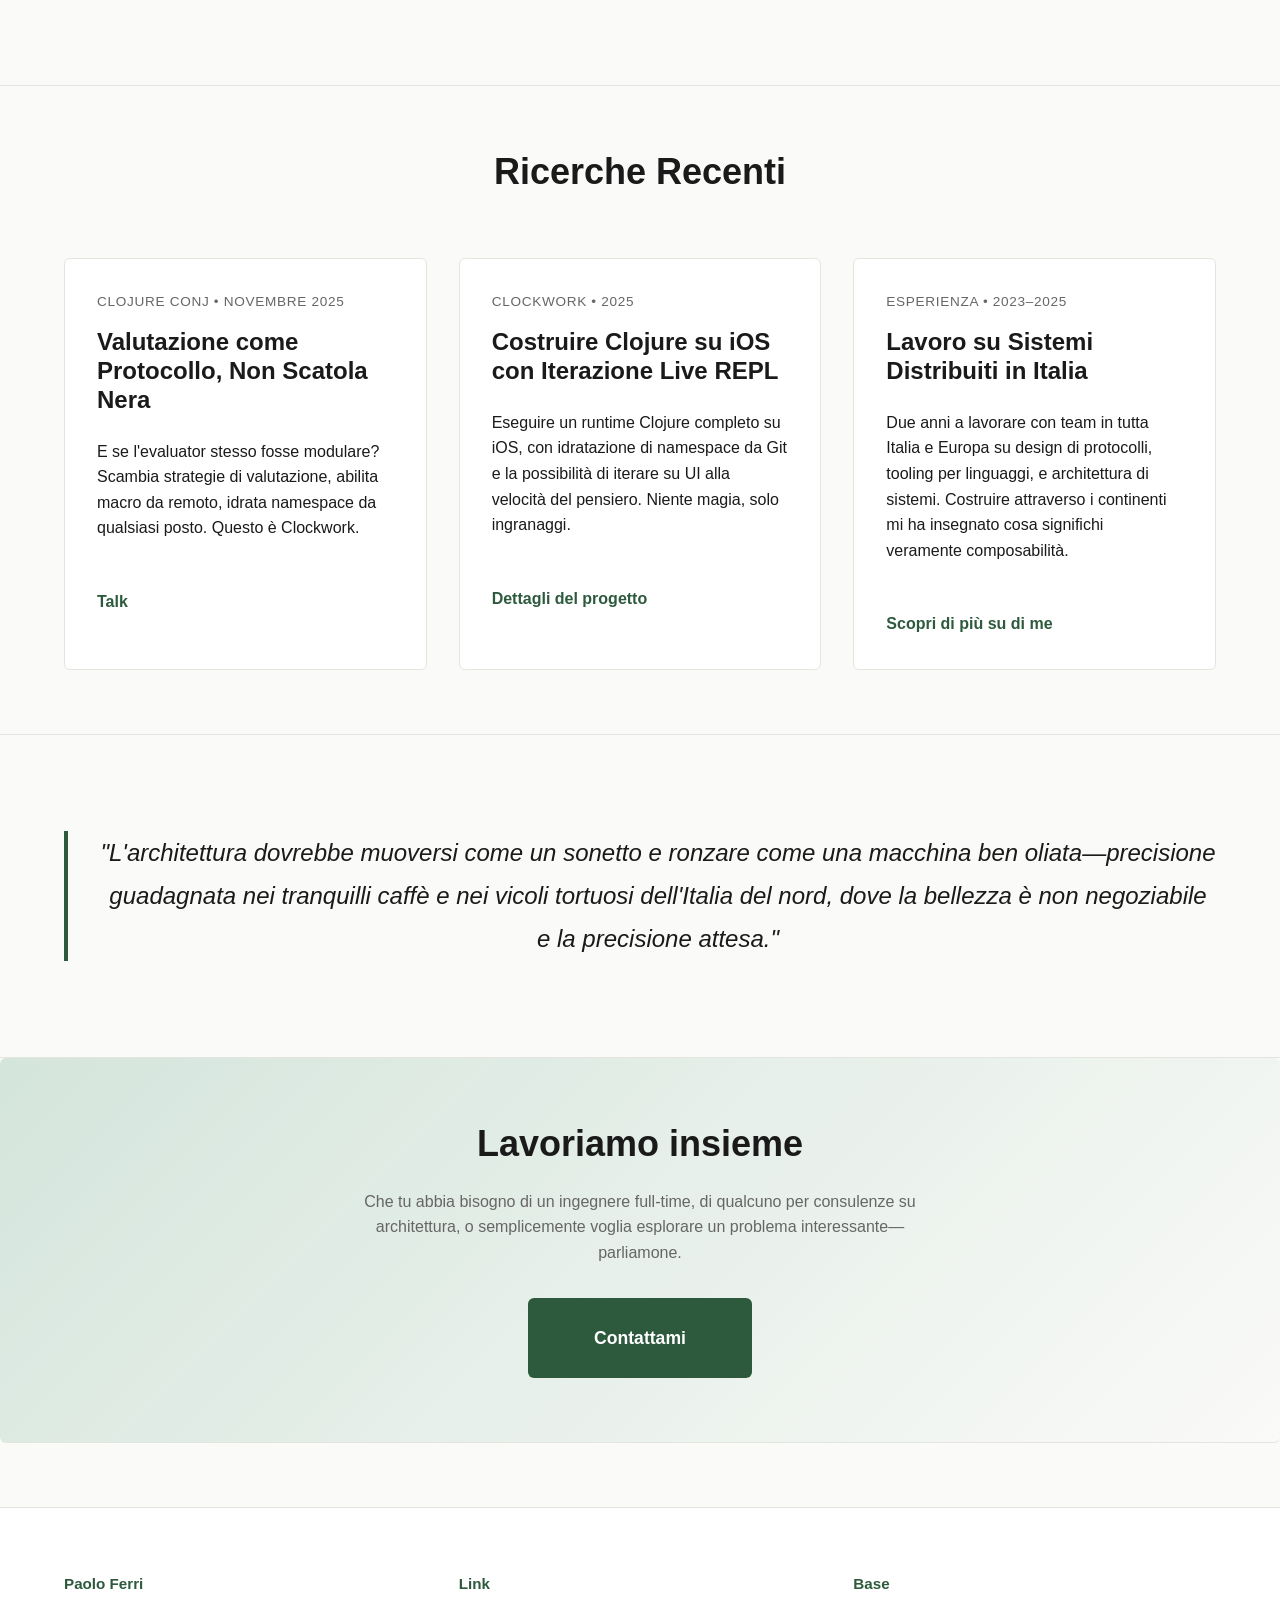
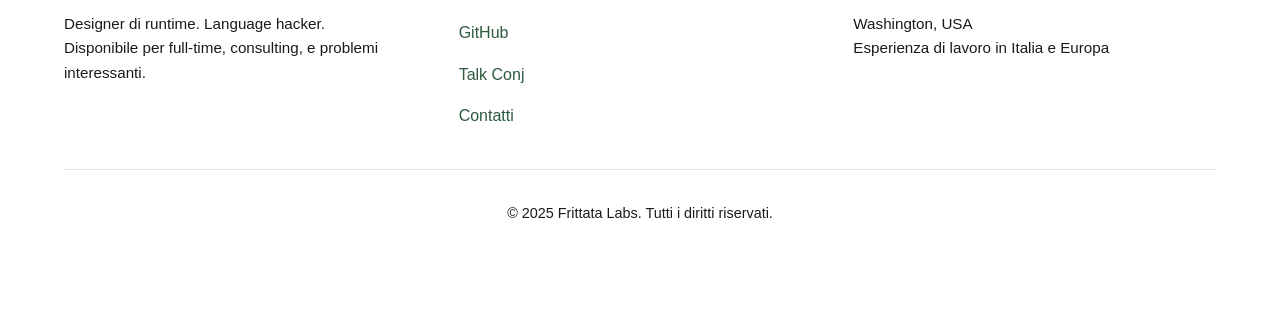
<file: it/homepage.html>
<!doctype html>
<html lang="it">
<head>
  <meta charset="utf-8">
  <meta name="viewport" content="width=device-width, initial-scale=1">
  <meta name="description" content="Designer di runtime e language hacker. Sto costruendo Clockwork—un runtime Clojure protocol-powered che gira su iOS con iterazione live REPL. Disponibile per ruoli full-time, consulting e problemi interessanti.">
  <title>Paolo Ferri – Designer di Runtime e Language Hacker</title>
  <link rel="stylesheet" href="/assets/css/styles.css">
  <script defer src="/assets/js/main.js"></script>
</head>
<body>
<header class="header">
  <div class="container">
    <nav class="nav">
      <a href="/it/" class="brand">
        <span class="brand-mark">◆</span>
        <span class="brand-name">Paolo Ferri</span>
      </a>
      <div class="nav-right">
        <button id="lang-toggle" class="lang-toggle" aria-label="Cambia lingua">EN</button>
        <button id="nav-toggle" class="nav-toggle" aria-label="Apri menu">Menu</button>
      </div>
      <div id="nav-menu" class="nav-menu">
        <a href="/it/">Home</a>
        <a href="/it/about.html">Chi sono</a>
        <a href="/it/projects.html">Progetti</a>
        <a href="/it/contact.html">Contatti</a>
      </div>
    </nav>
  </div>
</header>

<main>
  <!-- Hero -->
  <section class="hero">
    <div class="container">
      <div class="hero-content">
        <h1>Designer di runtime.<br>Language hacker.</h1>
        <p class="tagline">Costruisco sistemi che pensano chiaramente. Sto realizzando Clockwork—un runtime Clojure protocol-powered che trasforma la valutazione in un'architettura modulare e componibile. Gira su iOS con iterazione live REPL-driven UI.</p>
        <div class="hero-ctas">
          <a href="/it/contact.html" class="btn btn-primary">Lavoriamo insieme</a>
          <a href="#featured-talk" class="btn btn-secondary">Guarda il mio talk</a>
        </div>
        <p class="availability">Disponibile per: ruoli full-time • consulting • problemi interessanti</p>
      </div>
    </div>
  </section>

  <!-- Featured Talk -->
  <section id="featured-talk" class="section featured-talk">
    <div class="container">
      <div class="featured-talk-content">
        <div class="featured-talk-video">
          <div class="video-embed">
            <iframe 
              width="100%" 
              height="400" 
              src="https://www.youtube.com/embed/vOH_OlqHpXA" 
              title="Clockwork: Composable Evaluation & Distributed Namespaces on iOS"
              frameborder="0" 
              allow="accelerometer; autoplay; clipboard-write; encrypted-media; gyroscope; picture-in-picture" 
              allowfullscreen>
            </iframe>
          </div>
        </div>
        <div class="featured-talk-text">
          <h2>Clojure Conj 2025</h2>
          <h3>Valutazione Componibile e Namespace Distribuiti su iOS</h3>
          <p>Un'analisi approfondita di come Clockwork ripensa la valutazione come protocollo modulare, permettendo semantiche hot-swappable, idratazione remota di namespace da Git, e un REPL live su iOS che sembra magia.</p>
          <p>L'architettura protocol-powered significa che puoi ispezionare l'evaluator, scambiare strategie durante l'esecuzione, e costruire prodotti language-adjacent che si muovono alla velocità del pensiero.</p>
          <a href="https://www.youtube.com/watch?v=vOH_OlqHpXA" class="btn btn-secondary" target="_blank" rel="noopener">Guarda su YouTube</a>
        </div>
      </div>
    </div>
  </section>

  <!-- What I do -->
  <section class="section what-i-do">
    <div class="container">
      <h2>Quello che faccio</h2>
      <div class="grid grid-3">
        <div class="card">
          <h3>Design di Linguaggi e Runtime</h3>
          <p>Costruisco evaluator, macro pipeline, e type system che sono onesti e osservabili. Progetto runtime che si compongono invece di ossificarsi.</p>
        </div>
        <div class="card">
          <h3>Architettura Protocol-Driven</h3>
          <p>Sistemi modulari nel loro nucleo. Strategie componibili, implementazioni scambiabili, e seams su cui puoi ragionare.</p>
        </div>
        <div class="card">
          <h3>Ingegneria Full-Stack</h3>
          <p>Da Clojure a Swift ai sistemi distribuiti. Sviluppo app, consulto su problemi architetturali complessi, e aiuto i team a crescere.</p>
        </div>
      </div>
    </div>
  </section>

  <!-- Recent thinking -->
  <section class="section recent-thinking">
    <div class="container">
      <h2>Ricerche Recenti</h2>
      <div class="thinking-content">
        <article class="thinking-card">
          <div class="thinking-meta">Clojure Conj • Novembre 2025</div>
          <h3>Valutazione come Protocollo, Non Scatola Nera</h3>
          <p>E se l'evaluator stesso fosse modulare? Scambia strategie di valutazione, abilita macro da remoto, idrata namespace da qualsiasi posto. Questo è Clockwork.</p>
          <a href="https://www.youtube.com/watch?v=vOH_OlqHpXA" target="_blank" rel="noopener">Talk</a>
        </article>
        <article class="thinking-card">
          <div class="thinking-meta">Clockwork • 2025</div>
          <h3>Costruire Clojure su iOS con Iterazione Live REPL</h3>
          <p>Eseguire un runtime Clojure completo su iOS, con idratazione di namespace da Git e la possibilità di iterare su UI alla velocità del pensiero. Niente magia, solo ingranaggi.</p>
          <a href="/it/projects.html">Dettagli del progetto</a>
        </article>
        <article class="thinking-card">
          <div class="thinking-meta">Esperienza • 2023–2025</div>
          <h3>Lavoro su Sistemi Distribuiti in Italia</h3>
          <p>Due anni a lavorare con team in tutta Italia e Europa su design di protocolli, tooling per linguaggi, e architettura di sistemi. Costruire attraverso i continenti mi ha insegnato cosa significhi veramente composabilità.</p>
          <a href="/it/about.html">Scopri di più su di me</a>
        </article>
      </div>
    </div>
  </section>

  <!-- Philosophy -->
  <section class="section philosophy">
    <div class="container">
      <blockquote>
        <p>"L'architettura dovrebbe muoversi come un sonetto e ronzare come una macchina ben oliata—precisione guadagnata nei tranquilli caffè e nei vicoli tortuosi dell'Italia del nord, dove la bellezza è non negoziabile e la precisione attesa."</p>
      </blockquote>
    </div>
  </section>

  <!-- CTA -->
  <section class="section cta-final">
    <div class="container">
      <h2>Lavoriamo insieme</h2>
      <p>Che tu abbia bisogno di un ingegnere full-time, di qualcuno per consulenze su architettura, o semplicemente voglia esplorare un problema interessante—parliamone.</p>
      <a href="/it/contact.html" class="btn btn-primary btn-large">Contattami</a>
    </div>
  </section>
</main>

<footer class="footer">
  <div class="container">
    <div class="footer-content">
      <div>
        <p><strong>Paolo Ferri</strong></p>
        <p>Designer di runtime. Language hacker.<br>Disponibile per full-time, consulting, e problemi interessanti.</p>
      </div>
      <div>
        <p><strong>Link</strong></p>
        <ul>
          <li><a href="https://github.com/frittatalabs" target="_blank" rel="noopener">GitHub</a></li>
          <li><a href="https://www.youtube.com/watch?v=vOH_OlqHpXA" target="_blank" rel="noopener">Talk Conj</a></li>
          <li><a href="/it/contact.html">Contatti</a></li>
        </ul>
      </div>
      <div>
        <p><strong>Base</strong></p>
        <p>Washington, USA<br>Esperienza di lavoro in Italia e Europa</p>
      </div>
    </div>
    <div class="footer-bottom">
      <p>&copy; 2025 Frittata Labs. Tutti i diritti riservati.</p>
    </div>
  </div>
</footer>
</body>
</html>
</file>
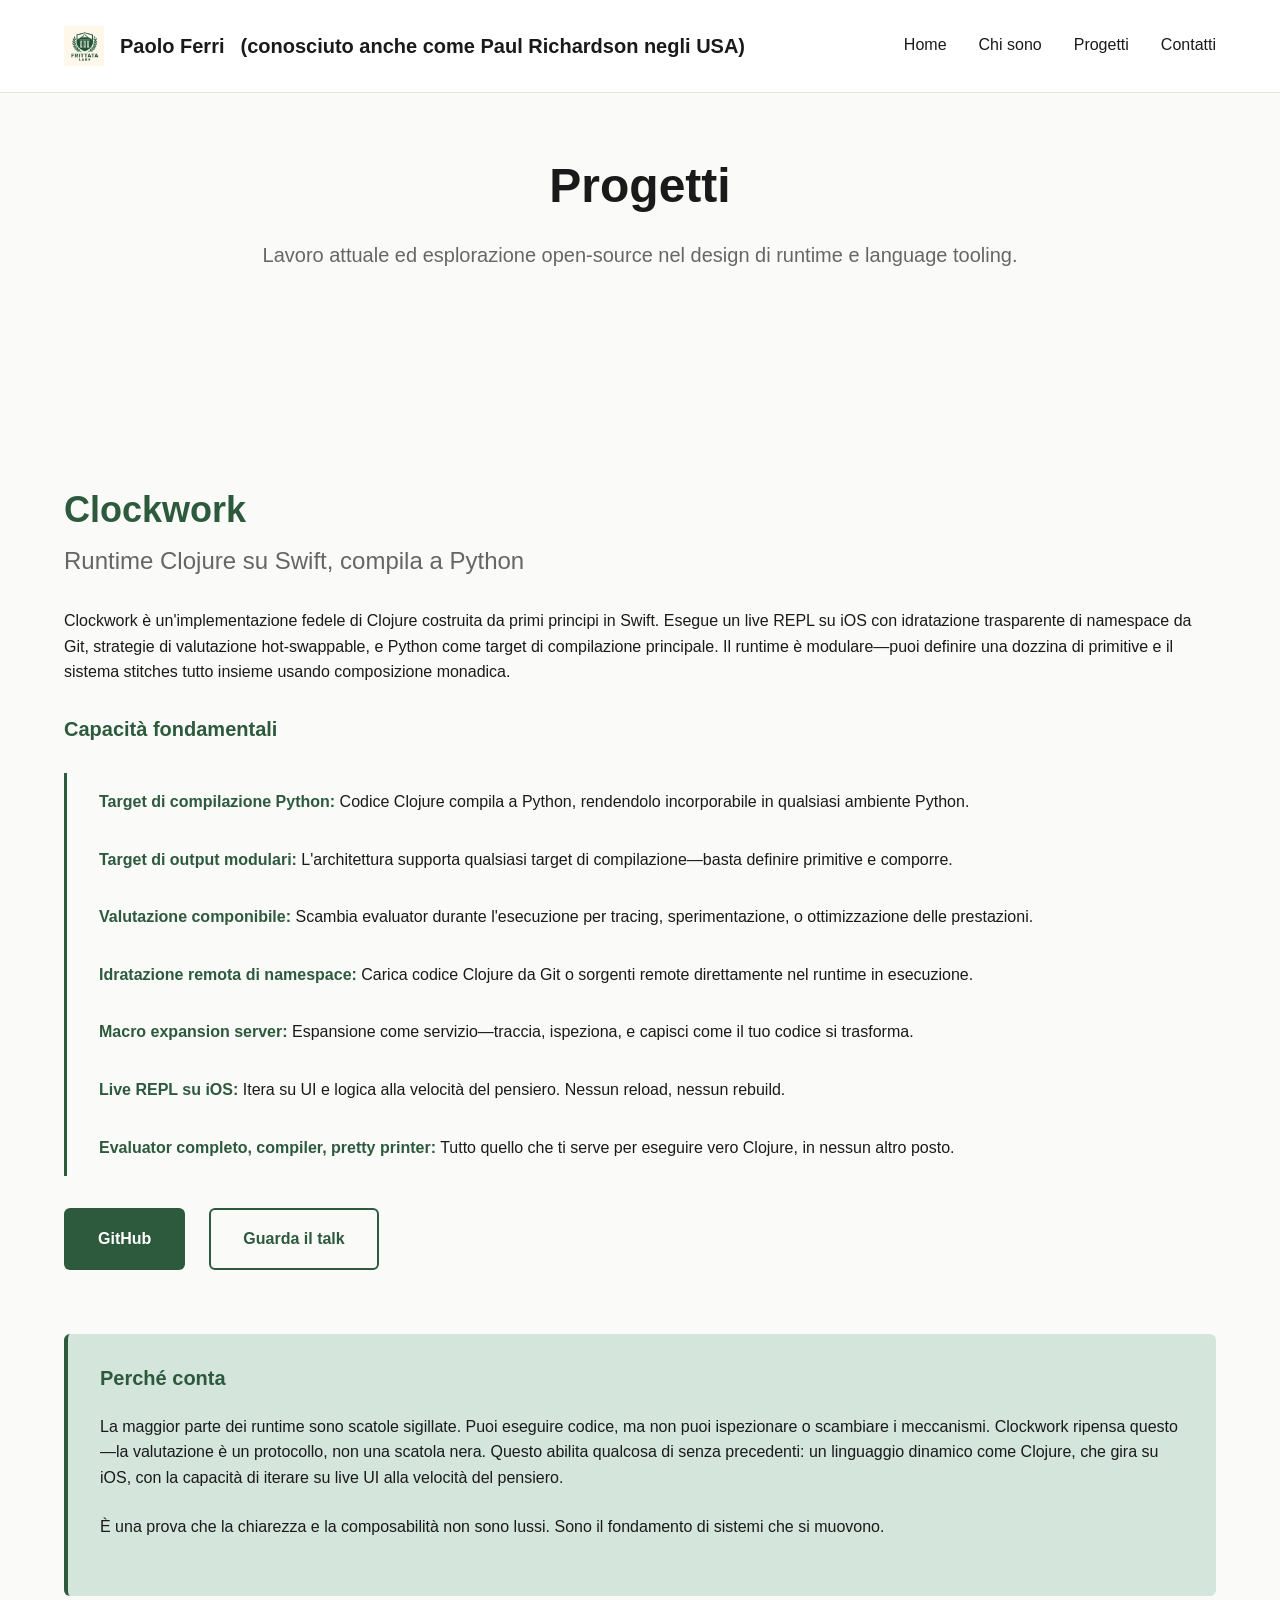
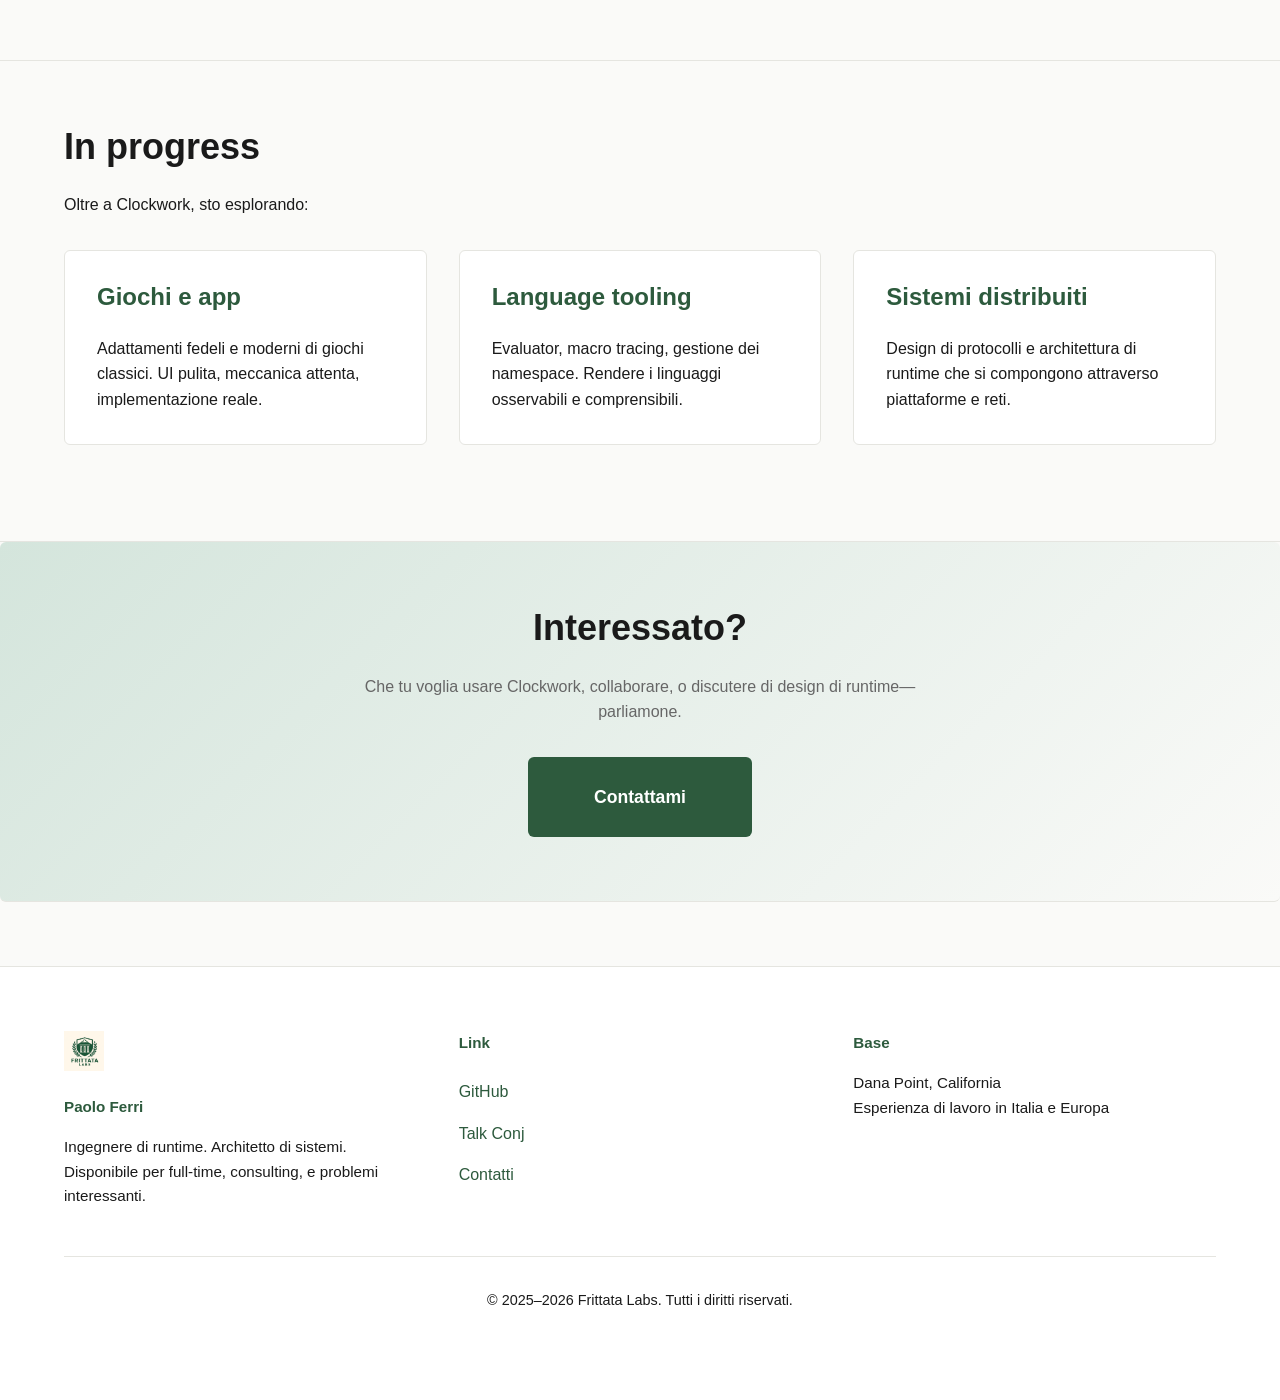
<file: it/projects.html>
<!doctype html>
<html lang="it">
<head>
  <meta charset="utf-8">
  <meta name="viewport" content="width=device-width, initial-scale=1">
  <meta name="description" content="Clockwork: un runtime Clojure protocol-powered che gira su iOS con iterazione live REPL, strategie di valutazione hot-swappable, e macro expansion come servizio.">
  <title>Progetti – Paolo Ferri</title>
  <link rel="stylesheet" href="/assets/css/styles.css">
  <script defer src="/assets/js/main.js"></script>
</head>
<body>
<header class="header">
  <div class="container">
    <nav class="nav">
      <a href="/it/" class="brand">
        <div class="logo-shield">
          <img src="/assets/images/logo.png" alt="Frittata Labs">
        </div>
        <span class="brand-name">Paolo Ferri</span>
        <span class="brand-sub">(conosciuto anche come Paul Richardson negli USA)</span>
      </a>
      <div class="nav-right">
        <button id="lang-toggle" class="lang-toggle" aria-label="Cambia lingua">EN</button>
        <button id="nav-toggle" class="nav-toggle" aria-label="Apri menu">Menu</button>
      </div>
      <div id="nav-menu" class="nav-menu">
        <a href="/it/">Home</a>
        <a href="/it/about.html">Chi sono</a>
        <a href="/it/projects.html">Progetti</a>
        <a href="/it/contact.html">Contatti</a>
      </div>
    </nav>
  </div>
</header>

<main>
  <!-- Page header -->
  <section class="page-header">
    <div class="container">
      <h1>Progetti</h1>
      <p class="lead">Lavoro attuale ed esplorazione open-source nel design di runtime e language tooling.</p>
    </div>
  </section>

  <!-- Clockwork -->
  <section class="section">
    <div class="container">
      <div class="project-hero">
        <div class="project-content">
          <h2>Clockwork</h2>
          <h3>Runtime Clojure su Swift, compila a Python</h3>
          
          <p>Clockwork è un'implementazione fedele di Clojure costruita da primi principi in Swift. Esegue un live REPL su iOS con idratazione trasparente di namespace da Git, strategie di valutazione hot-swappable, e Python come target di compilazione principale. Il runtime è modulare—puoi definire una dozzina di primitive e il sistema stitches tutto insieme usando composizione monadica.</p>

          <h4>Capacità fondamentali</h4>
          <ul class="feature-list">
            <li><strong>Target di compilazione Python:</strong> Codice Clojure compila a Python, rendendolo incorporabile in qualsiasi ambiente Python.</li>
            <li><strong>Target di output modulari:</strong> L'architettura supporta qualsiasi target di compilazione—basta definire primitive e comporre.</li>
            <li><strong>Valutazione componibile:</strong> Scambia evaluator durante l'esecuzione per tracing, sperimentazione, o ottimizzazione delle prestazioni.</li>
            <li><strong>Idratazione remota di namespace:</strong> Carica codice Clojure da Git o sorgenti remote direttamente nel runtime in esecuzione.</li>
            <li><strong>Macro expansion server:</strong> Espansione come servizio—traccia, ispeziona, e capisci come il tuo codice si trasforma.</li>
            <li><strong>Live REPL su iOS:</strong> Itera su UI e logica alla velocità del pensiero. Nessun reload, nessun rebuild.</li>
            <li><strong>Evaluator completo, compiler, pretty printer:</strong> Tutto quello che ti serve per eseguire vero Clojure, in nessun altro posto.</li>
          </ul>

          <div class="project-ctas">
            <a href="https://github.com/frittatalabs/clockwork" target="_blank" rel="noopener" class="btn btn-primary">GitHub</a>
            <a href="https://www.youtube.com/watch?v=vOH_OlqHpXA" target="_blank" rel="noopener" class="btn btn-secondary">Guarda il talk</a>
          </div>
        </div>
      </div>

      <div class="philosophy-insight">
        <h4>Perché conta</h4>
        <p>La maggior parte dei runtime sono scatole sigillate. Puoi eseguire codice, ma non puoi ispezionare o scambiare i meccanismi. Clockwork ripensa questo—la valutazione è un protocollo, non una scatola nera. Questo abilita qualcosa di senza precedenti: un linguaggio dinamico come Clojure, che gira su iOS, con la capacità di iterare su live UI alla velocità del pensiero.</p>
        <p>È una prova che la chiarezza e la composabilità non sono lussi. Sono il fondamento di sistemi che si muovono.</p>
      </div>
    </div>
  </section>

  <!-- In progress -->
  <section class="section">
    <div class="container">
      <h2>In progress</h2>
      <p>Oltre a Clockwork, sto esplorando:</p>
      <div class="grid grid-3">
        <div class="card">
          <h3>Giochi e app</h3>
          <p>Adattamenti fedeli e moderni di giochi classici. UI pulita, meccanica attenta, implementazione reale.</p>
        </div>
        <div class="card">
          <h3>Language tooling</h3>
          <p>Evaluator, macro tracing, gestione dei namespace. Rendere i linguaggi osservabili e comprensibili.</p>
        </div>
        <div class="card">
          <h3>Sistemi distribuiti</h3>
          <p>Design di protocolli e architettura di runtime che si compongono attraverso piattaforme e reti.</p>
        </div>
      </div>
    </div>
  </section>

  <!-- CTA -->
  <section class="section cta-final">
    <div class="container">
      <h2>Interessato?</h2>
      <p>Che tu voglia usare Clockwork, collaborare, o discutere di design di runtime—parliamone.</p>
      <a href="/it/contact.html" class="btn btn-primary btn-large">Contattami</a>
    </div>
  </section>
</main>

<footer class="footer">
  <div class="container">
    <div class="footer-content">
      <div>
        <div class="logo-shield" style="margin-bottom: var(--spacing-md);">
          <img src="/assets/images/logo.png" alt="Frittata Labs">
        </div>
        <p><strong>Paolo Ferri</strong></p>
        <p>Ingegnere di runtime. Architetto di sistemi.<br>Disponibile per full-time, consulting, e problemi interessanti.</p>
      </div>
      <div>
        <p><strong>Link</strong></p>
        <ul>
          <li><a href="https://github.com/frittatalabs" target="_blank" rel="noopener">GitHub</a></li>
          <li><a href="https://www.youtube.com/watch?v=vOH_OlqHpXA" target="_blank" rel="noopener">Talk Conj</a></li>
          <li><a href="/it/contact.html">Contatti</a></li>
        </ul>
      </div>
      <div>
        <p><strong>Base</strong></p>
        <p>Dana Point, California<br>Esperienza di lavoro in Italia e Europa</p>
      </div>
    </div>
    <div class="footer-bottom">
      <p>&copy; 2025–2026 Frittata Labs. Tutti i diritti riservati.</p>
    </div>
  </div>
</footer>
</body>
</html>
</file>
<file: assets/css/styles.css>
/* ========================================
   Root & Theme Variables
   ======================================== */

:root {
  --color-bg: #fafaf8;
  --color-surface: #ffffff;
  --color-text: #1a1a1a;
  --color-text-secondary: #666666;
  --color-border: #e5e5e0;
  --color-accent: #2d5a3d;
  --color-accent-light: #4a8560;
  --color-accent-muted: #d4e5dc;

  --font-family: -apple-system, BlinkMacSystemFont, "Segoe UI", Roboto, "Helvetica Neue", sans-serif;
  --font-mono: "Courier New", Courier, monospace;

  --spacing-xs: 0.5rem;
  --spacing-sm: 1rem;
  --spacing-md: 1.5rem;
  --spacing-lg: 2rem;
  --spacing-xl: 3rem;
  --spacing-2xl: 4rem;

  --border-radius: 6px;
  --transition: 0.2s ease;
}

/* Dark mode support (optional) */
@media (prefers-color-scheme: dark) {
  :root {
    --color-bg: #0f0f0f;
    --color-surface: #1a1a1a;
    --color-text: #f5f5f5;
    --color-text-secondary: #a0a0a0;
    --color-border: #333333;
    --color-accent: #5fb882;
    --color-accent-light: #7bc99f;
    --color-accent-muted: #1f4d32;
  }
}

/* ========================================
   Base Styles
   ======================================== */

* {
  margin: 0;
  padding: 0;
  box-sizing: border-box;
}

html {
  scroll-behavior: smooth;
}

body {
  font-family: var(--font-family);
  background-color: var(--color-bg);
  color: var(--color-text);
  line-height: 1.6;
  font-size: 16px;
}

a {
  color: var(--color-accent);
  text-decoration: none;
  transition: color var(--transition);
}

a:hover {
  color: var(--color-accent-light);
}

button {
  font-family: var(--font-family);
  cursor: pointer;
  border: none;
  background: none;
}

/* ========================================
   Typography
   ======================================== */

h1, h2, h3, h4, h5, h6 {
  line-height: 1.2;
  font-weight: 600;
  margin-bottom: var(--spacing-md);
}

h1 {
  font-size: 3rem;
  font-weight: 700;
}

h2 {
  font-size: 2.25rem;
}

h3 {
  font-size: 1.5rem;
}

h4 {
  font-size: 1.25rem;
}

p {
  margin-bottom: var(--spacing-md);
  color: var(--color-text);
}

.lead {
  font-size: 1.25rem;
  color: var(--color-text-secondary);
  line-height: 1.7;
}

.tagline {
  font-size: 1.125rem;
  color: var(--color-text-secondary);
  line-height: 1.8;
  margin-bottom: var(--spacing-lg);
}

/* ========================================
   Container & Layout
   ======================================== */

.container {
  max-width: 1200px;
  margin: 0 auto;
  padding: 0 var(--spacing-md);
}

.grid {
  display: grid;
  gap: var(--spacing-lg);
  margin: var(--spacing-lg) 0;
}

.grid-3 {
  grid-template-columns: repeat(auto-fit, minmax(320px, 1fr));
}

.grid-2 {
  grid-template-columns: repeat(auto-fit, minmax(400px, 1fr));
}

/* ========================================
   Header & Navigation
   ======================================== */

.header {
  background: var(--color-surface);
  border-bottom: 1px solid var(--color-border);
  position: sticky;
  top: 0;
  z-index: 100;
  backdrop-filter: blur(10px);
  background-color: rgba(255, 255, 255, 0.95);
}

@media (prefers-color-scheme: dark) {
  .header {
    background-color: rgba(26, 26, 26, 0.95);
  }
}

.nav {
  display: flex;
  justify-content: space-between;
  align-items: center;
  padding: var(--spacing-md) 0;
}

.brand {
  display: flex;
  align-items: center;
  gap: var(--spacing-sm);
  font-size: 1.25rem;
  font-weight: 700;
  color: var(--color-text);
  transition: opacity var(--transition);
}

.brand:hover {
  opacity: 0.8;
}

.brand-mark {
  font-size: 1.5rem;
  color: var(--color-accent);
}

/* Logo shield styling - crops PNG to show only shield, not text */
.logo-shield {
  width: 40px;
  height: 40px;
  display: flex;
  align-items: center;
  justify-content: center;
  overflow: hidden;
}

.logo-shield img {
  width: 40px;
  height: auto;
  object-fit: cover;
  object-position: center 0%;
  display: block;
}

.brand-badge-img {
    width: 48px;
    height: 48px;
    border-radius: 8px;
    object-fit: cover;
}

.brand-name {
  color: var(--color-text);
}

.nav-right {
  display: flex;
  gap: var(--spacing-sm);
  align-items: center;
}

.nav-menu {
  display: flex;
  gap: var(--spacing-lg);
  align-items: center;
}

.nav-menu a {
  color: var(--color-text);
  font-weight: 500;
  transition: color var(--transition);
  padding: var(--spacing-xs) 0;
  border-bottom: 2px solid transparent;
}

.nav-menu a:hover {
  color: var(--color-accent);
  border-bottom-color: var(--color-accent);
}

.lang-toggle,
.nav-toggle {
  display: none;
  background: none;
  border: none;
  font-weight: 600;
  color: var(--color-accent);
  cursor: pointer;
  font-size: 0.9rem;
}

@media (max-width: 768px) {
  .nav-menu {
    display: none;
    position: absolute;
    top: 100%;
    left: 0;
    right: 0;
    flex-direction: column;
    gap: 0;
    background: var(--color-surface);
    border-bottom: 1px solid var(--color-border);
    padding: var(--spacing-md);
  }

  .nav-menu.open {
    display: flex;
  }

  .nav-toggle {
    display: block;
  }

  .lang-toggle {
    display: block;
  }
}

/* ========================================
   Hero Section
   ======================================== */

.hero {
  padding: var(--spacing-2xl) 0;
}

.hero-content {
  max-width: 800px;
}

.hero h1 {
  color: var(--color-text);
  margin-bottom: var(--spacing-md);
}

.availability {
  font-size: 0.9rem;
  color: var(--color-text-secondary);
  margin-top: var(--spacing-md);
}

/* ========================================
   Buttons
   ======================================== */

.btn {
  display: inline-block;
  padding: var(--spacing-sm) var(--spacing-lg);
  border-radius: var(--border-radius);
  font-weight: 600;
  transition: all var(--transition);
  text-align: center;
  cursor: pointer;
  border: 2px solid transparent;
}

.btn-primary {
  background-color: var(--color-accent);
  color: white;
}

.btn-primary:hover {
  background-color: var(--color-accent-light);
  transform: translateY(-2px);
}

.btn-secondary {
  color: var(--color-accent);
  border-color: var(--color-accent);
}

.btn-secondary:hover {
  background-color: var(--color-accent-muted);
}

.btn-large {
  padding: var(--spacing-md) var(--spacing-2xl);
  font-size: 1.1rem;
}

.hero-ctas {
  display: flex;
  gap: var(--spacing-md);
  margin: var(--spacing-lg) 0;
  flex-wrap: wrap;
}

/* ========================================
   Sections
   ======================================== */

.section {
  padding: var(--spacing-2xl) 0;
  border-bottom: 1px solid var(--color-border);
}

.page-header {
  padding: var(--spacing-2xl) 0;
  text-align: center;
}

.page-header h1 {
  margin-bottom: var(--spacing-md);
}

/* ========================================
   Cards
   ======================================== */

.card {
  background: var(--color-surface);
  border: 1px solid var(--color-border);
  border-radius: var(--border-radius);
  padding: var(--spacing-lg);
  transition: all var(--transition);
}

.card:hover {
  border-color: var(--color-accent);
  box-shadow: 0 4px 12px rgba(45, 90, 61, 0.1);
}

.card h3 {
  margin-top: 0;
}

.card p:last-child {
  margin-bottom: 0;
}

/* ========================================
   Featured Talk Section
   ======================================== */

.featured-talk-content {
  display: grid;
  grid-template-columns: 1fr 1fr;
  gap: var(--spacing-2xl);
  align-items: center;
}

@media (max-width: 900px) {
  .featured-talk-content {
    grid-template-columns: 1fr;
  }
}

.video-embed {
  background: var(--color-surface);
  border: 1px solid var(--color-border);
  border-radius: var(--border-radius);
  overflow: hidden;
}

.featured-talk-text h2 {
  color: var(--color-accent);
  margin-bottom: var(--spacing-sm);
}

.featured-talk-text h3 {
  margin-bottom: var(--spacing-md);
}

/* ========================================
   What I Do / Cards
   ======================================== */

.what-i-do h2,
.philosophy h2,
.recent-thinking h2 {
  text-align: center;
  margin-bottom: var(--spacing-2xl);
}

.card h3 {
  color: var(--color-accent);
}

/* ========================================
   Recent Thinking
   ======================================== */

.thinking-content {
  display: grid;
  grid-template-columns: repeat(auto-fit, minmax(300px, 1fr));
  gap: var(--spacing-lg);
}

.thinking-card {
  background: var(--color-surface);
  border: 1px solid var(--color-border);
  border-radius: var(--border-radius);
  padding: var(--spacing-lg);
  transition: all var(--transition);
}

.thinking-card:hover {
  border-color: var(--color-accent);
  box-shadow: 0 4px 12px rgba(45, 90, 61, 0.1);
}

.thinking-meta {
  font-size: 0.85rem;
  color: var(--color-text-secondary);
  text-transform: uppercase;
  letter-spacing: 0.05em;
  margin-bottom: var(--spacing-sm);
}

.thinking-card h3 {
  margin-top: 0;
  color: var(--color-text);
}

.thinking-card a {
  display: inline-block;
  margin-top: var(--spacing-md);
  font-weight: 600;
}

/* ========================================
   Philosophy
   ======================================== */

.philosophy blockquote {
  font-size: 1.5rem;
  font-style: italic;
  text-align: center;
  color: var(--color-text);
  line-height: 1.8;
  border-left: 4px solid var(--color-accent);
  padding-left: var(--spacing-lg);
  margin: var(--spacing-lg) 0;
}

.philosophy-section h2 {
  text-align: center;
  margin-bottom: var(--spacing-2xl);
}

.philosophy-grid {
  display: grid;
  grid-template-columns: repeat(auto-fit, minmax(280px, 1fr));
  gap: var(--spacing-lg);
}

.philosophy-card {
  background: var(--color-surface);
  border: 1px solid var(--color-border);
  border-radius: var(--border-radius);
  padding: var(--spacing-lg);
  border-left: 4px solid var(--color-accent);
}

.philosophy-card h3 {
  color: var(--color-accent);
  margin-top: 0;
}

/* ========================================
   Experience Highlights
   ======================================== */

.highlights-grid {
  display: grid;
  grid-template-columns: repeat(auto-fit, minmax(250px, 1fr));
  gap: var(--spacing-lg);
  margin: var(--spacing-2xl) 0;
}

.highlight-card {
  background: var(--color-surface);
  border: 1px solid var(--color-border);
  border-radius: var(--border-radius);
  padding: var(--spacing-lg);
  border-left: 4px solid var(--color-accent);
}

.highlight-year {
  font-size: 1.5rem;
  font-weight: 700;
  color: var(--color-accent);
  margin-bottom: var(--spacing-sm);
}

.highlight-text h4 {
  margin: var(--spacing-md) 0 var(--spacing-sm) 0;
  color: var(--color-text);
}

.highlight-text p {
  font-size: 0.95rem;
  margin-bottom: 0;
}

/* ========================================
   Skills
   ======================================== */

.skills-grid {
  display: grid;
  grid-template-columns: repeat(auto-fit, minmax(250px, 1fr));
  gap: var(--spacing-lg);
  margin: var(--spacing-2xl) 0;
}

.skill-group {
  background: var(--color-surface);
  border: 1px solid var(--color-border);
  border-radius: var(--border-radius);
  padding: var(--spacing-lg);
}

.skill-group h4 {
  color: var(--color-accent);
  margin-bottom: var(--spacing-md);
  margin-top: 0;
}

.skill-group ul {
  list-style: none;
  padding: 0;
}

.skill-group li {
  padding: var(--spacing-xs) 0;
  color: var(--color-text-secondary);
}

.skill-group li:before {
  content: "→ ";
  color: var(--color-accent);
  margin-right: var(--spacing-sm);
}

/* ========================================
   CTA Section
   ======================================== */

.cta-final {
  text-align: center;
  background: linear-gradient(135deg, var(--color-accent-muted), transparent);
  border-radius: var(--border-radius);
  padding: var(--spacing-2xl);
}

.cta-final h2 {
  margin-bottom: var(--spacing-md);
}

.cta-final p {
  margin-bottom: var(--spacing-lg);
  color: var(--color-text-secondary);
  max-width: 600px;
  margin-left: auto;
  margin-right: auto;
}

/* ========================================
   Content Layout
   ======================================== */

.content-wide {
  max-width: 800px;
}

.content-wide h3 {
  margin-top: var(--spacing-2xl);
  margin-bottom: var(--spacing-md);
  color: var(--color-accent);
}

.content-wide ul {
  list-style: none;
  padding: 0;
  margin-bottom: var(--spacing-lg);
}

.content-wide li {
  padding: var(--spacing-sm) 0 var(--spacing-sm) var(--spacing-lg);
  border-left: 3px solid var(--color-accent);
  padding-left: var(--spacing-lg);
  position: relative;
}

/* ========================================
   Footer
   ======================================== */

.footer {
  background: var(--color-surface);
  border-top: 1px solid var(--color-border);
  padding: var(--spacing-2xl) 0;
  margin-top: var(--spacing-2xl);
}

.footer-content {
  display: grid;
  grid-template-columns: repeat(auto-fit, minmax(200px, 1fr));
  gap: var(--spacing-lg);
  margin-bottom: var(--spacing-lg);
}

.footer-content p {
  font-size: 0.95rem;
  margin-bottom: var(--spacing-sm);
}

.footer-content strong {
  color: var(--color-accent);
  display: block;
  margin-bottom: var(--spacing-sm);
}

.footer-content ul {
  list-style: none;
  padding: 0;
}

.footer-content li {
  padding: var(--spacing-xs) 0;
}

.footer-content a {
  color: var(--color-accent);
  font-weight: 500;
}

.footer-bottom {
  text-align: center;
  padding-top: var(--spacing-lg);
  border-top: 1px solid var(--color-border);
  color: var(--color-text-secondary);
  font-size: 0.9rem;
}

/* ========================================
   Utility Classes
   ======================================== */

.meta {
  font-size: 0.9rem;
  color: var(--color-text-secondary);
}

/* ========================================
   Responsive
   ======================================== */

/* ========================================
   Projects Page
   ======================================== */

.project-hero {
  margin: var(--spacing-2xl) 0;
}

.project-content h2 {
  color: var(--color-accent);
  margin-bottom: var(--spacing-sm);
}

.project-content h3 {
  font-size: 1.5rem;
  font-weight: 500;
  color: var(--color-text-secondary);
  margin-bottom: var(--spacing-lg);
  margin-top: 0;
}

.project-content h4 {
  color: var(--color-accent);
  margin-top: var(--spacing-lg);
  margin-bottom: var(--spacing-md);
}

.feature-list {
  list-style: none;
  padding: 0;
  margin: var(--spacing-lg) 0;
}

.feature-list li {
  padding: var(--spacing-sm) 0 var(--spacing-sm) var(--spacing-lg);
  border-left: 3px solid var(--color-accent);
  position: relative;
}

.feature-list strong {
  color: var(--color-accent);
}

.project-ctas {
  display: flex;
  gap: var(--spacing-md);
  margin: var(--spacing-lg) 0;
  flex-wrap: wrap;
}

.philosophy-insight {
  background: var(--color-accent-muted);
  border-left: 4px solid var(--color-accent);
  padding: var(--spacing-lg);
  border-radius: var(--border-radius);
  margin-top: var(--spacing-2xl);
}

.philosophy-insight h4 {
  color: var(--color-accent);
  margin-top: 0;
}

/* ========================================
   Contact Page
   ======================================== */

.contact-grid {
  display: grid;
  grid-template-columns: 2fr 1fr;
  gap: var(--spacing-2xl);
  margin: var(--spacing-2xl) 0;
}

@media (max-width: 900px) {
  .contact-grid {
    grid-template-columns: 1fr;
  }
}

.contact-form-wrapper h2 {
  margin-bottom: var(--spacing-lg);
}

.contact-form {
  display: flex;
  flex-direction: column;
  gap: var(--spacing-lg);
}

.form-group {
  display: flex;
  flex-direction: column;
  gap: var(--spacing-sm);
}

.form-group label {
  font-weight: 600;
  color: var(--color-text);
}

.form-group input,
.form-group textarea {
  padding: var(--spacing-sm);
  border: 1px solid var(--color-border);
  border-radius: var(--border-radius);
  background: var(--color-surface);
  color: var(--color-text);
  font-family: var(--font-family);
  font-size: 1rem;
  transition: border-color var(--transition);
}

.form-group input:focus,
.form-group textarea:focus {
  outline: none;
  border-color: var(--color-accent);
  box-shadow: 0 0 0 2px rgba(45, 90, 61, 0.1);
}

/* Form error & success feedback */

.form-success {
  background-color: #d4edda;
  color: #155724;
  border: 1px solid #c3e6cb;
  border-radius: var(--border-radius);
  padding: var(--spacing-lg);
  margin-bottom: var(--spacing-lg);
}

@media (prefers-color-scheme: dark) {
  .form-success {
    background-color: #1f4d32;
    color: #5fb882;
    border-color: #3d6b4a;
  }
}

.form-success p {
  margin-bottom: 0;
}

.form-error {
  background-color: #f8d7da;
  color: #721c24;
  border: 1px solid #f5c6cb;
  border-radius: var(--border-radius);
  padding: var(--spacing-lg);
  margin-bottom: var(--spacing-lg);
  min-height: 20px;
}

@media (prefers-color-scheme: dark) {
  .form-error {
    background-color: #4d2125;
    color: #f8a5a5;
    border-color: #6b3d41;
  }
}

.field-error {
  display: block;
  color: #dc3545;
  font-size: 0.85rem;
  margin-top: var(--spacing-xs);
}

@media (prefers-color-scheme: dark) {
  .field-error {
    color: #f8a5a5;
  }
}

/* Disabled submit button state */

button[data-fs-submit-btn]:disabled {
  opacity: 0.6;
  cursor: not-allowed;
}

.contact-info h2 {
  margin-bottom: var(--spacing-lg);
}

.info-card {
  background: var(--color-surface);
  border: 1px solid var(--color-border);
  border-radius: var(--border-radius);
  padding: var(--spacing-lg);
  margin-bottom: var(--spacing-lg);
}

.info-card h4 {
  color: var(--color-accent);
  margin: 0 0 var(--spacing-sm) 0;
}

.info-card p {
  margin-bottom: var(--spacing-sm);
}

.info-card p:last-child {
  margin-bottom: 0;
}

.info-card a {
  font-weight: 600;
}

/* ========================================
   Responsive
   ======================================== */

@media (max-width: 768px) {
  h1 {
    font-size: 2rem;
  }

  h2 {
    font-size: 1.5rem;
  }

  .hero {
    padding: var(--spacing-xl) 0;
  }

  .section {
    padding: var(--spacing-xl) 0;
  }

  .hero-ctas {
    flex-direction: column;
  }

  .hero-ctas .btn {
    width: 100%;
  }

  .featured-talk-content {
    gap: var(--spacing-lg);
  }

  .project-ctas {
    flex-direction: column;
  }

  .project-ctas .btn {
    width: 100%;
  }
}
</file>
